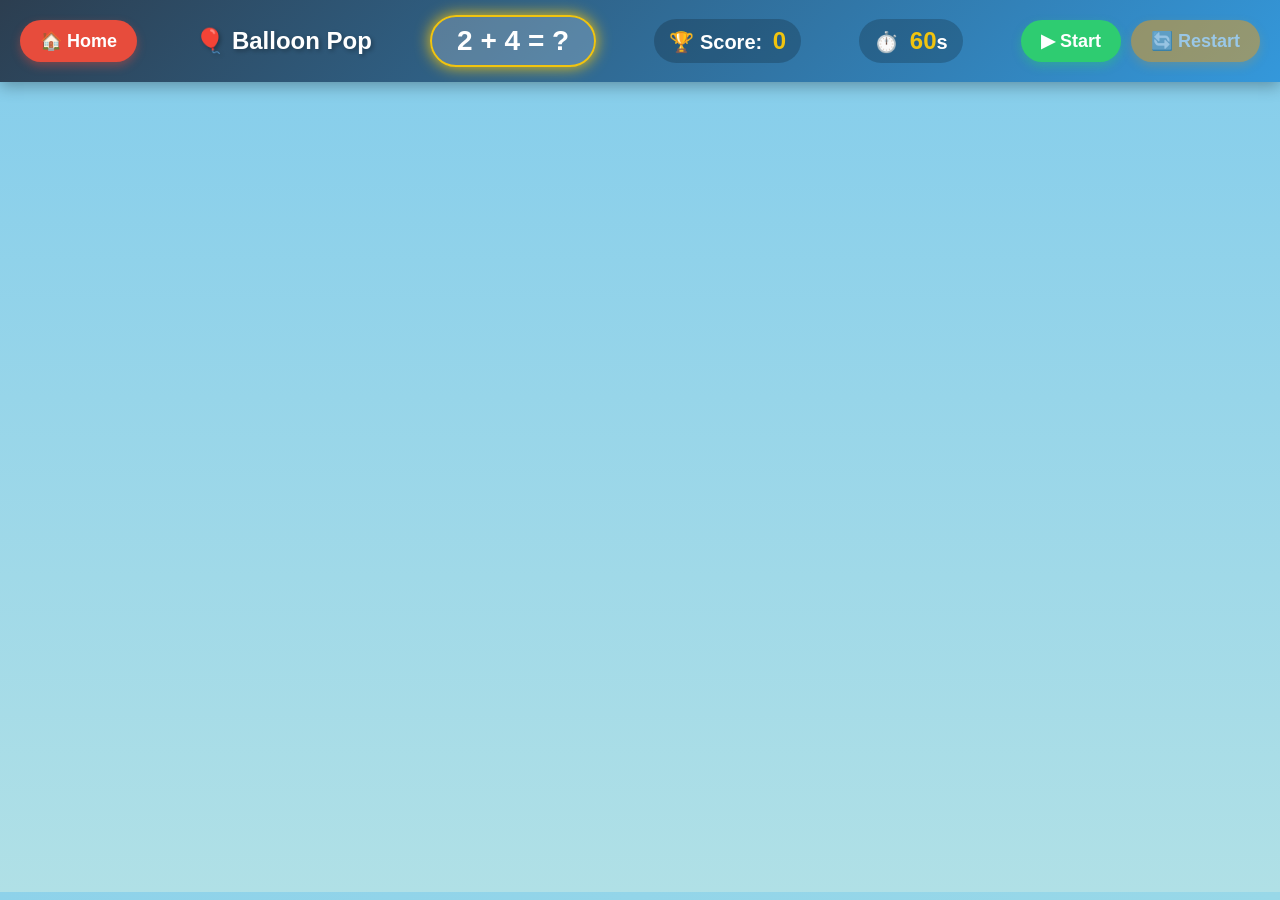
<file: Balloon-pop.html>
<!doctype html>
<html lang="en">
<head>
    <meta charset="UTF-8" />
    <meta name="viewport" content="width=device-width, initial-scale=1.0" />
    <title>Balloon Pop - Math Challenge</title>
    <link rel="stylesheet" href="balloon-pop.css" />
</head>
<body>
    <!-- Top Navbar -->
    <div class="navbar">
        <div class="nav-left">
            <button class="home-btn" id="homeBtn">🏠 Home</button>
        </div>
        <div class="game-title">🎈 Balloon Pop</div>
        <div class="question-box" id="question">2 + 4 = ?</div>
        <div class="score-box">🏆 Score: <span id="score">0</span></div>
        <div class="timer-box">⏱️ <span id="timer">60</span>s</div>
        <div class="nav-right">
            <button class="start-btn" id="startBtn">▶ Start</button>
            <button class="restart-btn" id="restartBtn" disabled>🔄 Restart</button>
        </div>
    </div>

    <!-- Game Area -->
    <div class="game-area" id="gameArea"></div>

    <!-- Game Over Modal -->
    <div class="game-overlay" id="gameOverlay" style="display: none;">
        <div class="game-over-modal">
            <h2>Time's Up! 🎈</h2>
            <p>Your final score: <span id="finalScore">0</span></p>
            <div class="modal-buttons">
                <button class="modal-btn" id="playAgainBtn">Play Again</button>
                <button class="modal-btn home-modal-btn" id="homeModalBtn">Home</button>
            </div>
        </div>
    </div>

    <script src="balloon-pop.js"></script>
</body>
</html>
</file>
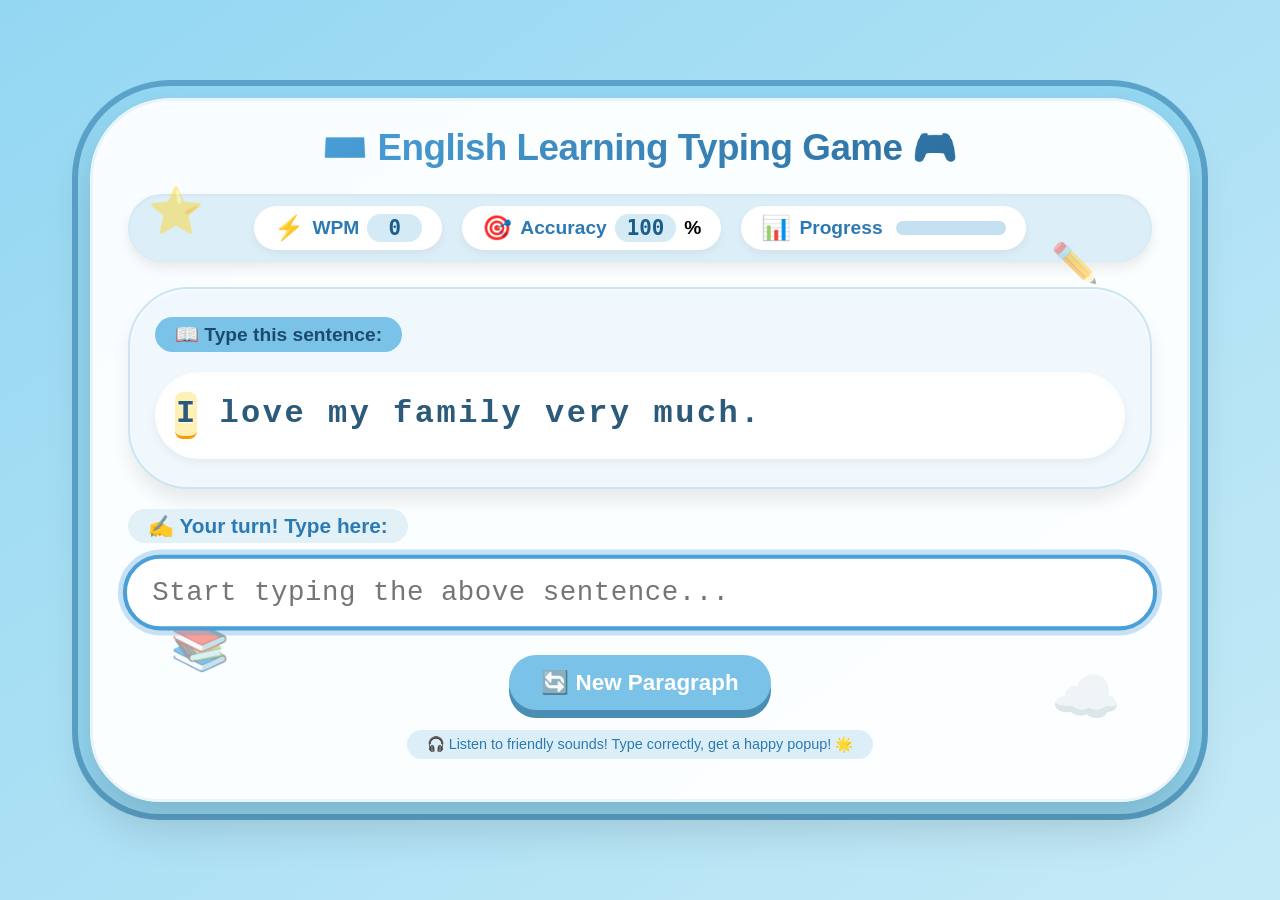
<file: english.html>
<!DOCTYPE html>
<html lang="en">
<head>
  <meta charset="UTF-8">
  <meta name="viewport" content="width=device-width, initial-scale=1.0, user-scalable=yes">
  <title>✨ English Learning Typing Game ✨ | Kids Typing Practice</title>
  <link rel="stylesheet" href="english.css">
  <!-- Preload success/error sounds (silent web audio context will be created on user interaction) -->
</head>
<body>
  <div class="game-container">
    <!-- Decorative floating elements (clouds/stars) -->
    <div class="deco deco-1">⭐</div>
    <div class="deco deco-2">☁️</div>
    <div class="deco deco-3">✏️</div>
    <div class="deco deco-4">📚</div>

    <!-- Header / Title -->
    <header class="game-header">
      <h1>⌨️ English Learning Typing Game 🎮</h1>
      <div class="stats-bar">
        <div class="stat-card">
          <span class="stat-icon">⚡</span>
          <span class="stat-label">WPM</span>
          <span id="wpmValue" class="stat-value">0</span>
        </div>
        <div class="stat-card">
          <span class="stat-icon">🎯</span>
          <span class="stat-label">Accuracy</span>
          <span id="accuracyValue" class="stat-value">100</span>
          <span>%</span>
        </div>
        <div class="stat-card progress-card">
          <span class="stat-icon">📊</span>
          <span class="stat-label">Progress</span>
          <div class="progress-bar-bg">
            <div id="progressFill" class="progress-fill"></div>
          </div>
        </div>
      </div>
    </header>

    <!-- Main Paragraph Display -->
    <div class="paragraph-card">
      <div class="paragraph-label">📖 Type this sentence:</div>
      <div id="targetParagraph" class="target-paragraph">My name is Sara. I like to play.</div>
    </div>

    <!-- Typing Input Area -->
    <div class="typing-area">
      <label for="typingInput" class="input-label">✍️ Your turn! Type here:</label>
      <input type="text" id="typingInput" class="typing-input" placeholder="Start typing the above sentence..." autocomplete="off" autofocus>
      <!-- <div class="hint-message">✨ Green = correct  |  ❌ Red = wrong letter (fix it!)</div> -->
    </div>

    <!-- Restart Button & New Paragraph -->
    <div class="action-buttons">
      <button id="restartBtn" class="btn restart-btn">🔄 New Paragraph</button>
    </div>

    <footer class="game-footer">
      <p>🎧 Listen to friendly sounds! Type correctly, get a happy popup! 🌟</p>
    </footer>
  </div>

  <!-- Success Popup Modal (hidden by default) -->
  <div id="successPopup" class="popup-overlay">
    <div class="popup-card">
      <div class="popup-emoji">🎉🌟🎈</div>
      <h2 id="popupMessage" class="popup-message">Great Job! 🎉</h2>
      <p>You typed perfectly! Keep going!</p>
      <button id="closePopupBtn" class="popup-btn">Next Paragraph 🚀</button>
    </div>
  </div>

  <script src="english.js"></script>
</body>
</html>
</file>
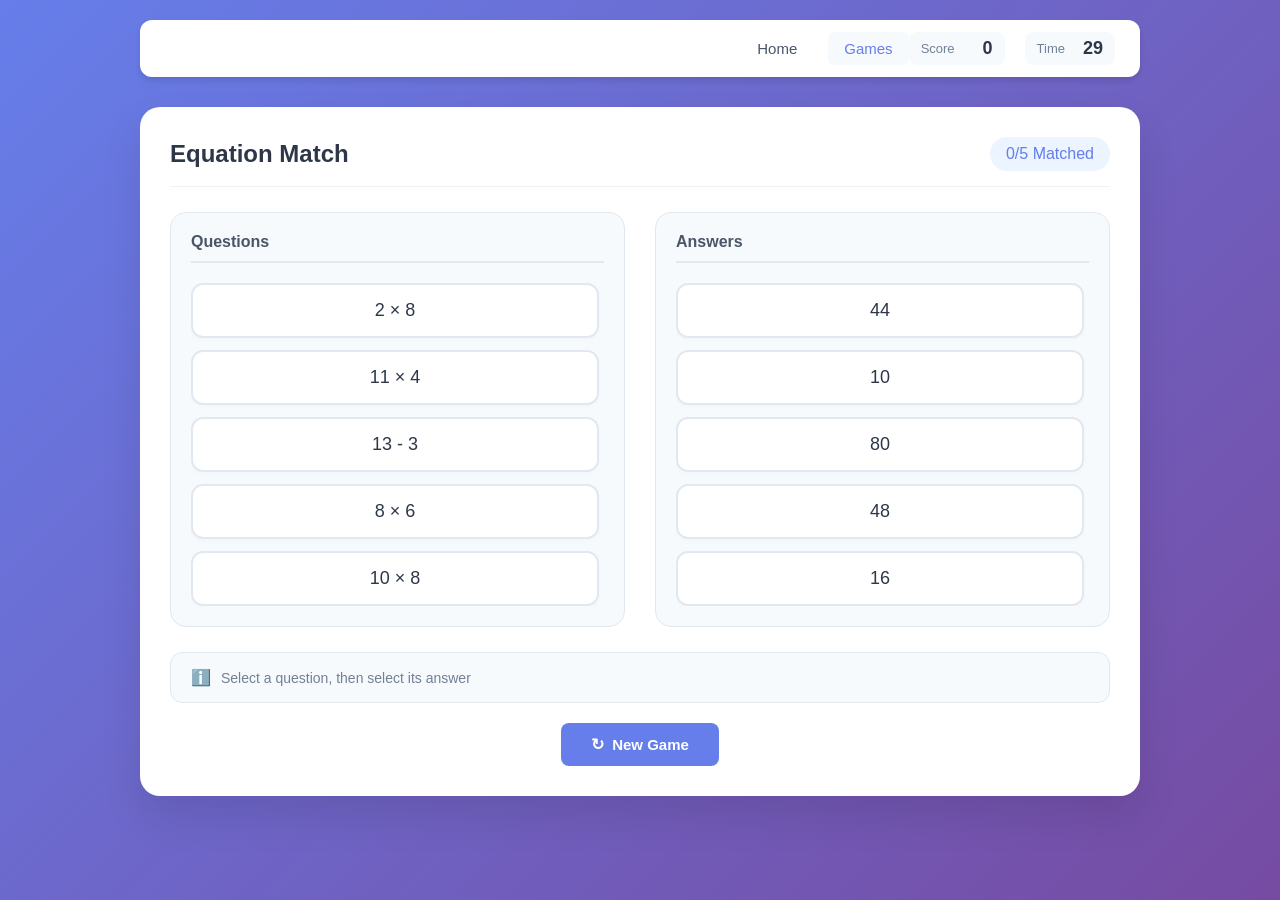
<file: equation-match.html>
<!DOCTYPE html>
<html lang="en">
<head>
  <meta charset="UTF-8" />
  <meta name="viewport" content="width=device-width, initial-scale=1.0" />
  <title>Equation Match | Little Legends</title>
  <link rel="stylesheet" href="equation-match.css" />
</head>
<body>
  <!-- Navigation Bar -->
  <header class="navbar">
    <nav class="nav-container">
      <div class="mobile-menu-toggle">
        <span class="bar"></span>
        <span class="bar"></span>
        <span class="bar"></span>
      </div>

      <ul class="nav-links">
        <li><a href="index.html">Home</a></li>
        <li><a href="#" class="active">Games</a></li>
      </ul>

      <div class="nav-stats">
        <div class="nav-stat">
          <span class="nav-stat-label">Score</span>
          <span class="nav-stat-value" id="score">0</span>
        </div>
        <div class="nav-stat">
          <span class="nav-stat-label">Time</span>
          <span class="nav-stat-value" id="time">60</span>
        </div>
      </div>
    </nav>
  </header>

  <div class="game-container">
    <!-- Game Header -->
    <div class="game-header">
      <h1 class="game-title">Equation Match</h1>
      <div class="progress-info">
        <span id="matchedCount">0</span>/<span id="totalCount">5</span> Matched
      </div>
    </div>

    <!-- Game Board -->
    <div class="game-board">
      <!-- Left Side - Questions -->
      <div class="questions-panel">
        <h2 class="panel-title">Questions</h2>
        <div class="questions-list" id="questionsList">
          <!-- Questions will be dynamically inserted -->
        </div>
      </div>

      <!-- Right Side - Answers -->
      <div class="answers-panel">
        <h2 class="panel-title">Answers</h2>
        <div class="answers-list" id="answersList">
          <!-- Answers will be dynamically inserted -->
        </div>
      </div>
    </div>

    <!-- Hint Section -->
    <div class="hint-section" id="hint">
      <span class="hint-icon">ℹ️</span>
      <span class="hint-text" id="hintText">Select a question, then select its answer</span>
    </div>

    <!-- Controls -->
    <div class="controls">
      <button id="restartBtn" class="btn btn-primary">
        <span class="btn-icon">↻</span>
        New Game
      </button>
    </div>
  </div>

  <!-- Win Popup -->
  <div id="winPopup" class="popup-overlay">
    <div class="popup-content">
      <div class="popup-header">
        <span class="popup-icon">✓</span>
        <h2 class="popup-title">Completed!</h2>
      </div>
      
      <p class="popup-message">Congratulations! You completed the game successfully.</p>
      
      <div class="popup-score">
        <span class="score-label">Final Score</span>
        <span class="score-value" id="finalScore">0</span>
      </div>

      <div class="popup-actions">
        <button id="playAgainBtn" class="popup-btn popup-btn-primary">Play Again</button>
        <button id="homeBtn" class="popup-btn popup-btn-secondary">Home</button>
      </div>
    </div>
  </div>

  <!-- Time End Popup -->
  <div id="timeEndPopup" class="popup-overlay">
    <div class="popup-content">
      <div class="popup-header">
        <span class="popup-icon time-icon">⏰</span>
        <h2 class="popup-title">Time's Up!</h2>
      </div>
      
      <p class="popup-message">The timer has expired. Would you like to try again?</p>
      
      <div class="popup-score">
        <span class="score-label">Your Score</span>
        <span class="score-value" id="timeEndScore">0</span>
      </div>

      <div class="popup-actions">
        <button id="timeEndPlayAgainBtn" class="popup-btn popup-btn-primary">Play Again</button>
        <button id="timeEndHomeBtn" class="popup-btn popup-btn-secondary">Home</button>
      </div>
    </div>
  </div>

  <script src="equation-match.js"></script>
</body>
</html>
</file>
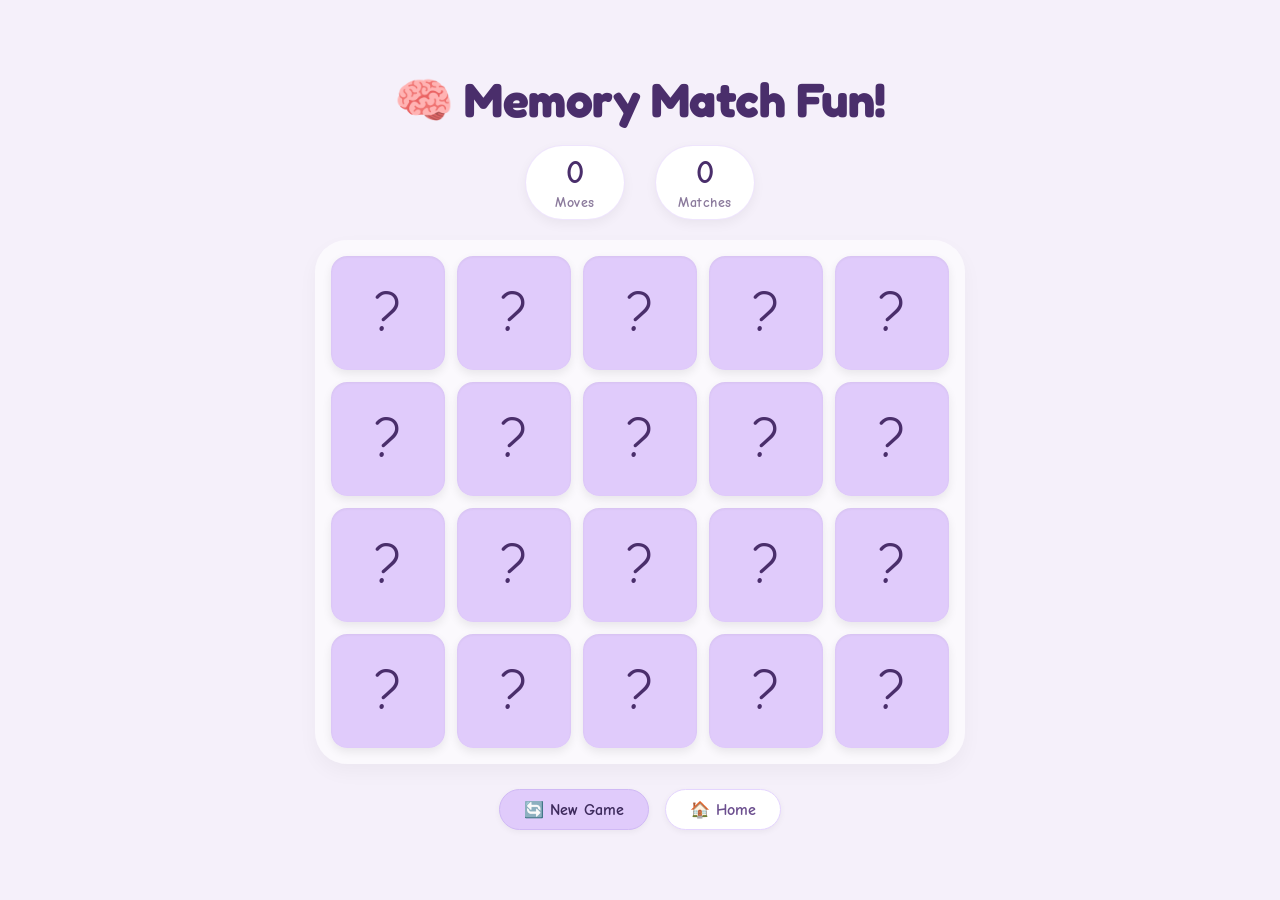
<file: memory-match.html>
<!DOCTYPE html>
<html lang="en">
<head>
    <meta charset="UTF-8">
    <meta name="viewport" content="width=device-width, initial-scale=1.0">
    <title>Memory Match Fun 🧠✨</title>
    <link rel="stylesheet" href="memory-match.css">
    <link href="https://fonts.googleapis.com/css2?family=Fredoka+One:wght@400&family=Comic+Neue:wght@400;700&display=swap" rel="stylesheet">
</head>
<body>
    <div class="game-container">
        <!-- Header -->
        <header class="game-header">
            <h1 class="game-title">🧠 Memory Match Fun!</h1>
            <div class="stats">
                <div class="stat">
                    <span class="stat-number" id="moves">0</span>
                    <span class="stat-label">Moves</span>
                </div>
                <div class="stat">
                    <span class="stat-number" id="matches">0</span>
                    <span class="stat-label">Matches</span>
                </div>
            </div>
        </header>

        <!-- Game Board -->
        <main class="game-board" id="gameBoard">
            <!-- Cards will be generated by JavaScript -->
        </main>

        <!-- Controls -->
        <div class="game-controls">
            <button class="btn btn-primary" id="restartBtn">🔄 New Game</button>
            <button class="btn btn-secondary" id="homeBtn">🏠 Home</button>
        </div>
    </div>

    <!-- Win Modal -->
    <div class="modal" id="winModal">
        <div class="modal-content">
            <div class="modal-header">
                <h2>🎉 You Win!</h2>
            </div>
            <p class="modal-message">
                Great job! Your memory is amazing! 🧠✨
            </p>
            <div class="modal-stats">
                <div><span id="finalMoves">0</span> moves</div>
                <div><span id="finalMatches">0</span> matches</div>
            </div>
            <button class="btn btn-large btn-primary" id="playAgainBtn">Play Again 🎮</button>
        </div>
    </div>

    <script src="memory-match.js"></script>
</body>
</html>
</file>
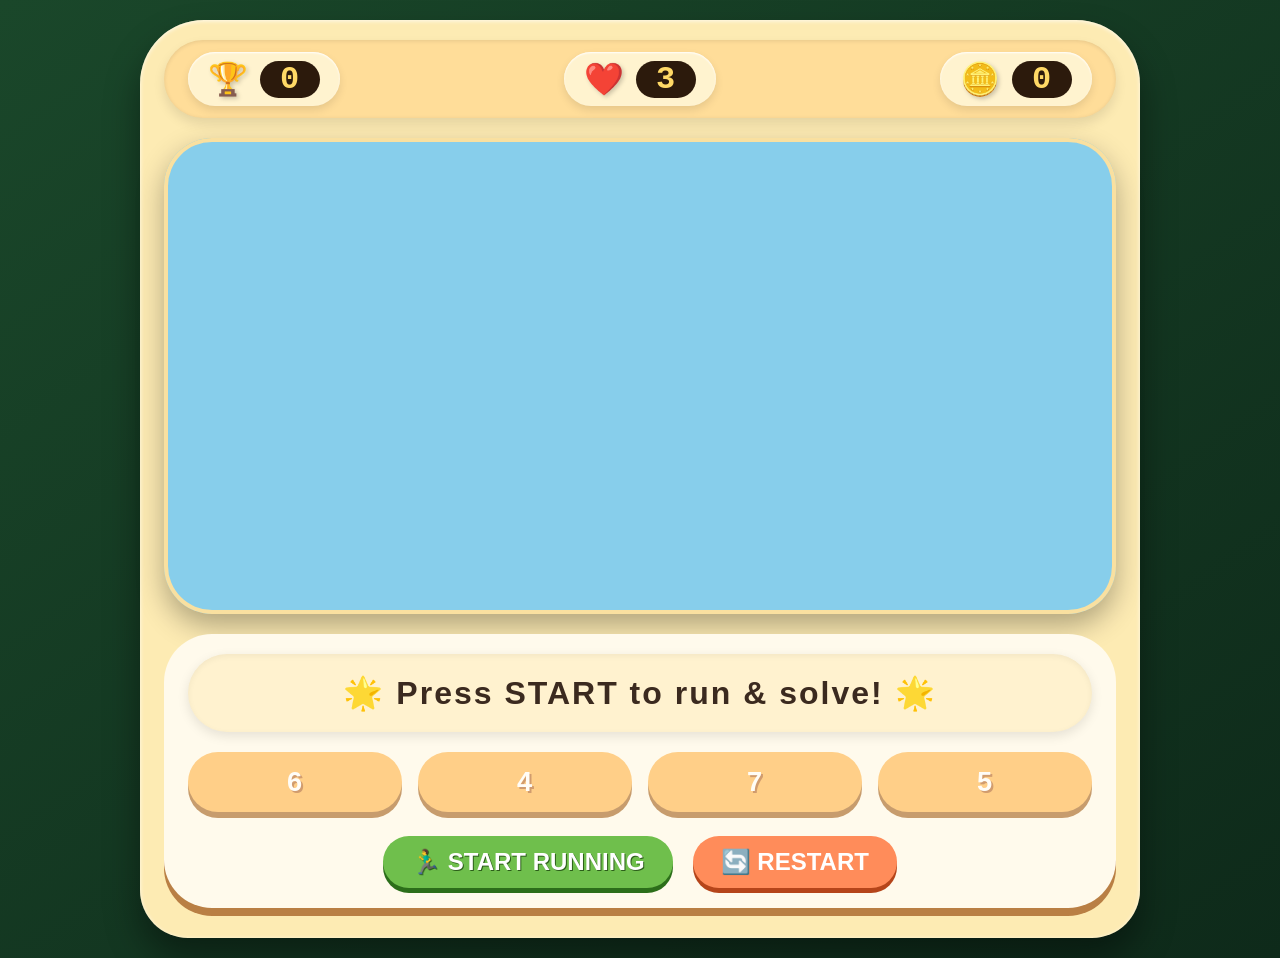
<file: runner.html>
<!DOCTYPE html>
<html lang="en">
<head>
    <meta charset="UTF-8">
    <meta name="viewport" content="width=device-width, initial-scale=1.0, user-scalable=no">
    <title>Math Runner | Endless Educational Game</title>
    <link rel="stylesheet" href="runner.css">
</head>
<body>
    <!-- Game Container -->
    <div class="game-container">
        <!-- Top Bar: Score, Lives, Coins -->
        <div class="top-bar">
            <div class="stat">
                <span class="stat-icon">🏆</span>
                <span id="scoreValue">0</span>
            </div>
            <div class="stat lives">
                <span class="stat-icon">❤️</span>
                <span id="livesValue">3</span>
            </div>
            <div class="stat">
                <span class="stat-icon">🪙</span>
                <span id="coinsValue">0</span>
            </div>
        </div>

        <!-- Canvas Runner Area -->
        <canvas id="gameCanvas" width="800" height="400"></canvas>

        <!-- Bottom Panel: Question & MCQ -->
        <div class="quiz-panel">
            <div class="question-box" id="questionText">Click START to begin!</div>
            <div class="options-grid" id="optionsContainer">
                <button class="opt-btn" disabled>?</button>
                <button class="opt-btn" disabled>?</button>
                <button class="opt-btn" disabled>?</button>
                <button class="opt-btn" disabled>?</button>
            </div>
            <div class="game-controls">
                <button id="startBtn" class="action-btn start-btn">🏃‍♂️ START RUNNING</button>
                <button id="restartBtn" class="action-btn restart-btn">🔄 RESTART</button>
            </div>
        </div>

        <!-- Feedback overlay (animations) -->
        <div id="feedbackToast" class="feedback-toast">+10</div>
        <div id="speedEffect" class="speed-effect"></div>
    </div>

    <script src="runner.js"></script>
</body>
</html>
</file>
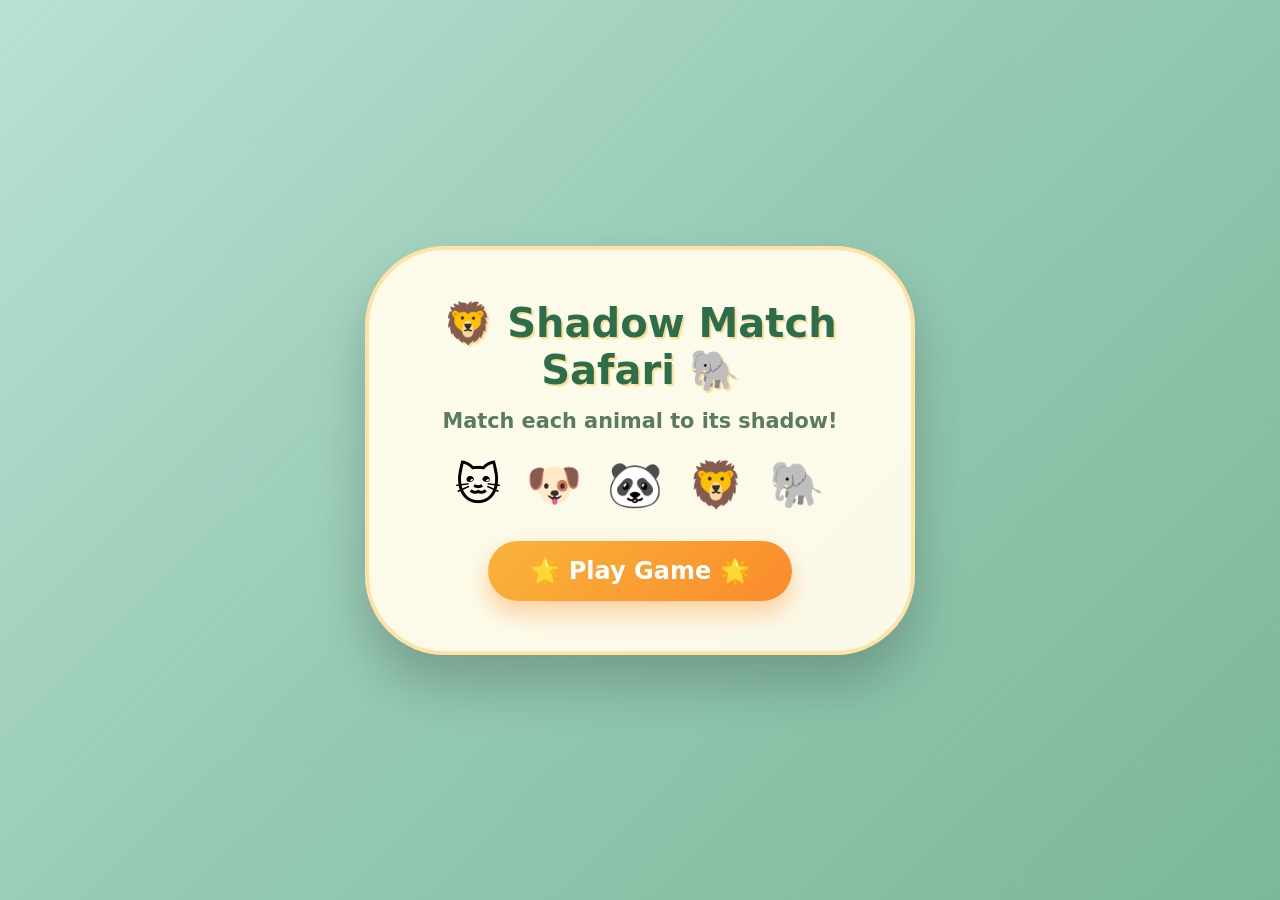
<file: Shadow-match.html>
<!DOCTYPE html>
<html lang="en">
<head>
  <meta charset="UTF-8">
  <meta name="viewport" content="width=device-width, initial-scale=1.0, user-scalable=no">
  <title>Shadow Match Safari | Kids Drag & Drop Game</title>
  <link rel="stylesheet" href="shadow-match.css">
</head>
<body>
  <div class="game-container" id="gameContainer">
    <!-- START SCREEN -->
    <div class="screen start-screen" id="startScreen">
      <div class="start-card">
        <h1>🦁 Shadow Match Safari 🐘</h1>
        <p>Match each animal to its shadow!</p>
        <div class="animal-showcase">
          <span>🐱</span><span>🐶</span><span>🐼</span><span>🦁</span><span>🐘</span>
        </div>
        <button class="play-btn" id="playBtn">🌟 Play Game 🌟</button>
      </div>
    </div>

    <!-- GAME SCREEN -->
    <div class="screen game-screen hidden" id="gameScreen">
      <div class="game-header">
        <h2>🌿 Drag & Match the Shadows 🌿</h2>
        <div class="score-box">
          <span id="matchCounter">0</span> / <span id="totalCounter">10</span> Matched
        </div>
        <button class="restart-btn" id="restartBtn">🔄 New Game</button>
      </div>

      <!-- ANIMALS AREA (Draggable) -->
      <div class="animals-area" id="animalsArea"></div>

      <!-- SHADOWS AREA (Drop Zones) -->
      <div class="shadows-area" id="shadowsArea"></div>

      <!-- WIN OVERLAY -->
      <div class="win-overlay hidden" id="winOverlay">
        <div class="win-card">
          <h2>🎉 You Win! 🎉</h2>
          <div class="confetti-animation">✨🎈✨🎊✨</div>
          <button class="play-again-btn" id="winPlayAgainBtn">Play Again 🌈</button>
        </div>
      </div>
    </div>
  </div>

  <script src="Shadow-match.js"></script>
</body>
</html>
</file>
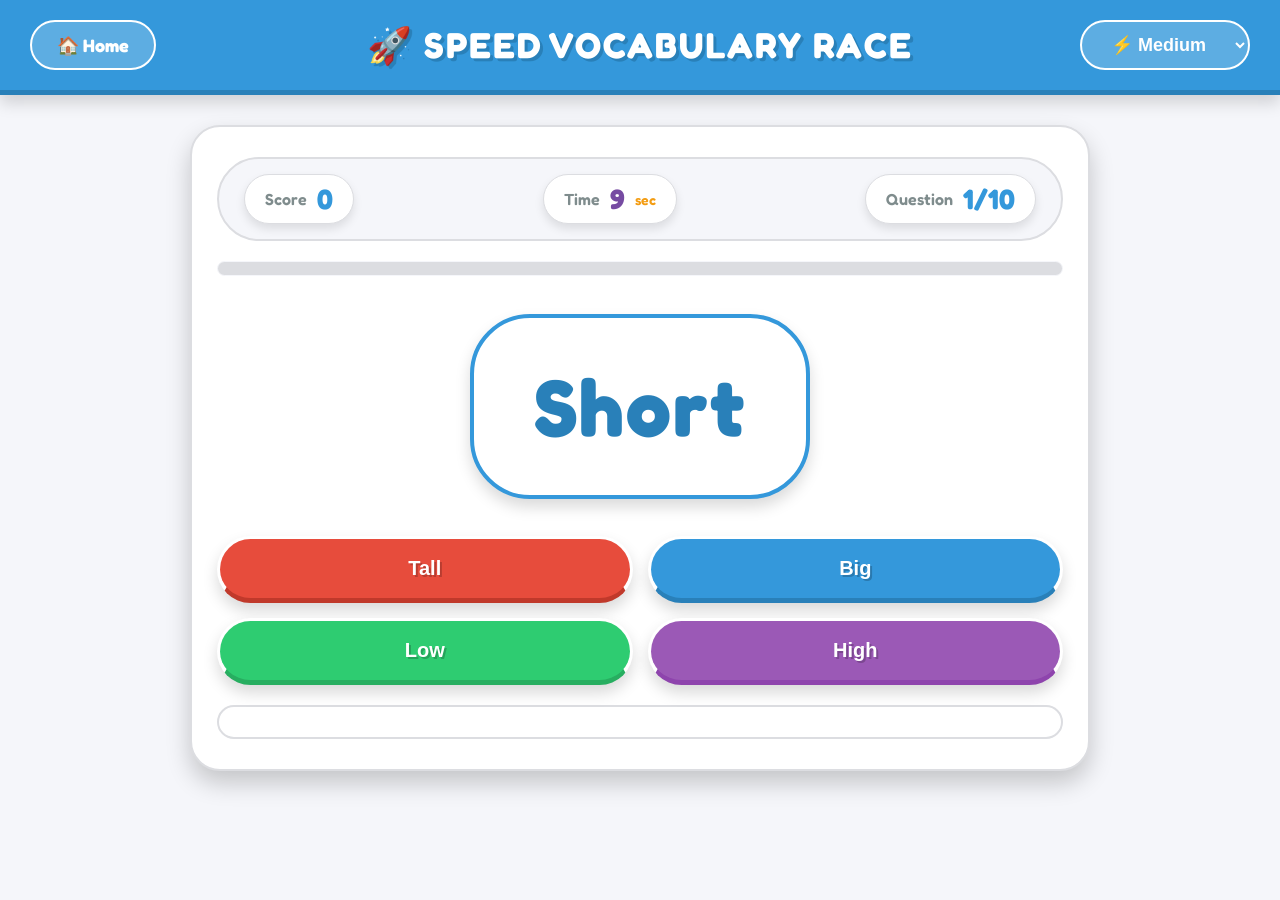
<file: Speed-Vocabulary.html>
<!DOCTYPE html>
<html lang="en">
<head>
  <meta charset="UTF-8" />
  <meta name="viewport" content="width=device-width, initial-scale=1.0, maximum-scale=5.0, user-scalable=yes" />
  <title>Speed Vocabulary Race - Kids Word Game</title>
  <link rel="stylesheet" href="Speed-Vocabulary.css" />
</head>
<body>
  <!-- Header with Home Button -->
  <header class="game-header">
    <a href="index.html" class="home-btn">🏠 Home</a>
    <h1 class="game-title">🚀 SPEED VOCABULARY RACE</h1>
    <div class="difficulty-selector">
      <select id="difficultyLevel" class="difficulty-dropdown">
        <option value="easy">😊 Easy</option>
        <option value="medium" selected>⚡ Medium</option>
        <option value="hard">🔥 Hard</option>
      </select>
    </div>
  </header>

  <!-- Main Game Container -->
  <main class="game-container">
    <!-- Top Stats Bar -->
    <div class="stats-bar">
      <div class="score-box">
        <span class="stats-label">Score</span>
        <span class="stats-value" id="scoreDisplay">0</span>
      </div>
      <div class="timer-box">
        <span class="stats-label">Time</span>
        <span class="stats-value" id="timerDisplay">10</span>
        <span class="timer-unit">sec</span>
      </div>
      <div class="question-box">
        <span class="stats-label">Question</span>
        <span class="stats-value" id="questionCounter">1/10</span>
      </div>
    </div>

    <!-- Progress Bar -->
    <div class="progress-container">
      <div class="progress-bar" id="progressBar"></div>
    </div>

    <!-- Word Display Area -->
    <div class="word-area">
      <div class="word-card" id="wordCard">
        <span class="big-word" id="currentWord">Happy</span>
      </div>
      <div class="rocket-animation" id="rocketAnimation">🚀</div>
    </div>

    <!-- Options Container (4 Buttons) -->
    <div class="options-grid" id="optionsContainer">
      <!-- Buttons will be generated by JavaScript -->
    </div>

    <!-- Message Display (for time up / feedback) -->
    <div class="message-banner" id="messageBanner"></div>
  </main>

  <!-- Result Modal -->
  <div class="modal-overlay" id="resultModal">
    <div class="modal-content">
      <h2 class="modal-title">🏁 Race Complete! 🏁</h2>
      <div class="modal-stats">
        <div class="modal-stat-item">
          <span class="modal-stat-label">Final Score</span>
          <span class="modal-stat-value" id="finalScore">0</span>
        </div>
        <div class="modal-stat-item">
          <span class="modal-stat-label">Percentage</span>
          <span class="modal-stat-value" id="finalPercentage">0%</span>
        </div>
      </div>
      <div class="modal-buttons">
        <button class="modal-btn play-again" id="playAgainBtn">🔄 Play Again</button>
        <button class="modal-btn home-btn" id="homeBtn">🏠 Home</button>
      </div>
    </div>
  </div>

  <!-- Confetti Canvas (hidden by default) -->
  <canvas id="confettiCanvas" class="confetti-canvas"></canvas>

  <script src="Speed-Vocabulary.js"></script>
</body>
</html>
</file>
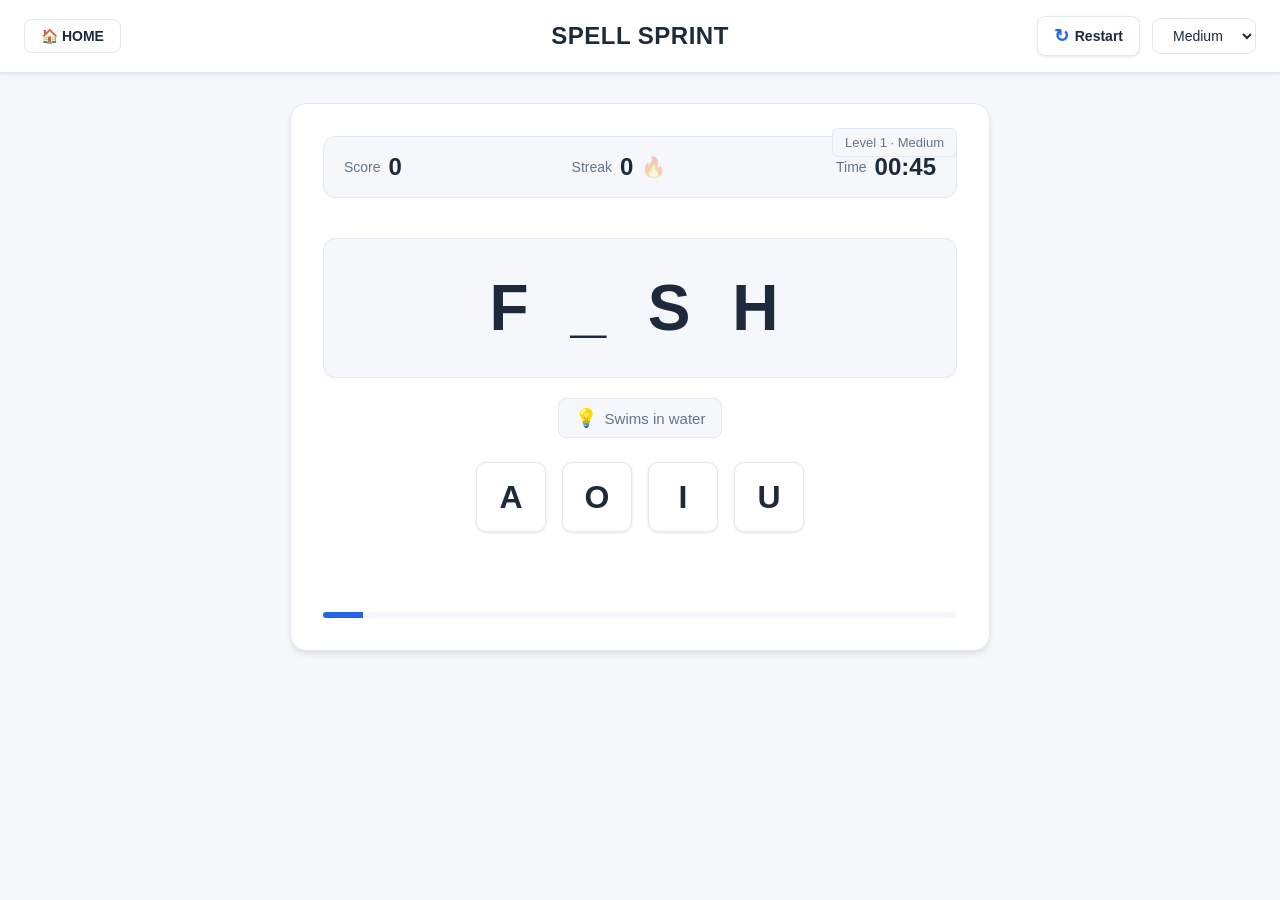
<file: spell-sprint.html>
<!DOCTYPE html>
<html lang="en">
<head>
  <meta charset="UTF-8" />
  <meta name="viewport" content="width=device-width, initial-scale=1.0" />
  <title>Spell Sprint - Complete the Word</title>
  <link rel="stylesheet" href="spell-sprint.css" />
</head>
<body>

  <header class="app-header">
  <a class="home-btn" href="index.html">🏠 HOME</a>
  <h1 class="app-title">SPELL SPRINT</h1>
  <div class="header-controls">
    <button class="restart-btn" id="headerRestartBtn" title="Restart Game">
      <span class="restart-icon">↻</span>
      <span class="restart-text">Restart</span>
    </button>
    <div class="difficulty-selector">
      <select id="difficultySelect" class="difficulty-dropdown">
        <option value="easy">Easy</option>
        <option value="medium" selected>Medium</option>
        <option value="hard">Hard</option>
      </select>
    </div>
  </div>
</header>

  <!-- Main Game Container -->
  <main class="game-container">

    <!-- Stats Bar - Clean, no gradients -->
    <div class="stats-bar">
      <div class="stat-item">
        <span class="stat-label">Score</span>
        <span class="stat-value" id="score">0</span>
      </div>
      
      <div class="stat-item">
        <span class="stat-label">Streak</span>
        <span class="stat-value" id="streak">0</span>
        <span class="fire-emoji" id="fireEmoji">🔥</span>
      </div>
      
      <div class="stat-item">
        <span class="stat-label">Time</span>
        <span class="stat-value" id="timer">00:30</span>
      </div>
    </div>

    <!-- Level Badge - Clean design -->
    <div class="level-badge" id="levelBadge">Level 1 · Medium</div>

    <!-- Word Container -->
    <div class="word-container">
      <div class="incomplete-word" id="incompleteWord">C _ T</div>
    </div>

    <!-- Hint Container -->
    <div class="hint-container">
      <span class="hint-icon">💡</span>
      <span class="hint-text" id="hintText">A furry pet that meows</span>
    </div>

    <!-- Options Container (Letters) -->
    <div class="options-container" id="optionsContainer">
      <!-- Letter buttons will be generated here -->
    </div>

    <!-- Message Display -->
    <div class="message-display" id="messageDisplay"></div>

    <!-- Progress Bar - Clean solid color -->
    <div class="progress-container">
      <div class="progress-bar" id="progressBar"></div>
    </div>

    <!-- Game Over Modal - Professional style -->
    <div class="modal-overlay" id="gameOverModal">
      <div class="modal-content">
        <h2>Game Over</h2>
        <div class="modal-stats">
          <div class="modal-stat">
            <span class="modal-stat-label">Final Score</span>
            <span class="modal-stat-value" id="finalScore">0</span>
          </div>
          <div class="modal-stat">
            <span class="modal-stat-label">Best Streak</span>
            <span class="modal-stat-value" id="finalStreak">0</span>
          </div>
          <div class="modal-stat">
            <span class="modal-stat-label">Words</span>
            <span class="modal-stat-value" id="finalWords">0</span>
          </div>
        </div>
        <div class="modal-buttons">
          <button class="modal-btn primary" id="playAgainBtn">Play Again</button>
          <button class="modal-btn secondary" onclick="window.location.href='index.html'">Home</button>
        </div>
      </div>
    </div>

    <!-- Level Complete Modal - Professional style -->
    <div class="modal-overlay" id="levelCompleteModal">
      <div class="modal-content">
        <h2>Level Complete</h2>
        <p class="modal-message">Great job! Ready for the next level?</p>
        <div class="modal-buttons">
          <button class="modal-btn primary" id="continueBtn">Continue</button>
        </div>
      </div>
    </div>

  </main>

  <script src="spell-sprint.js"></script>
</body>
</html>
</file>
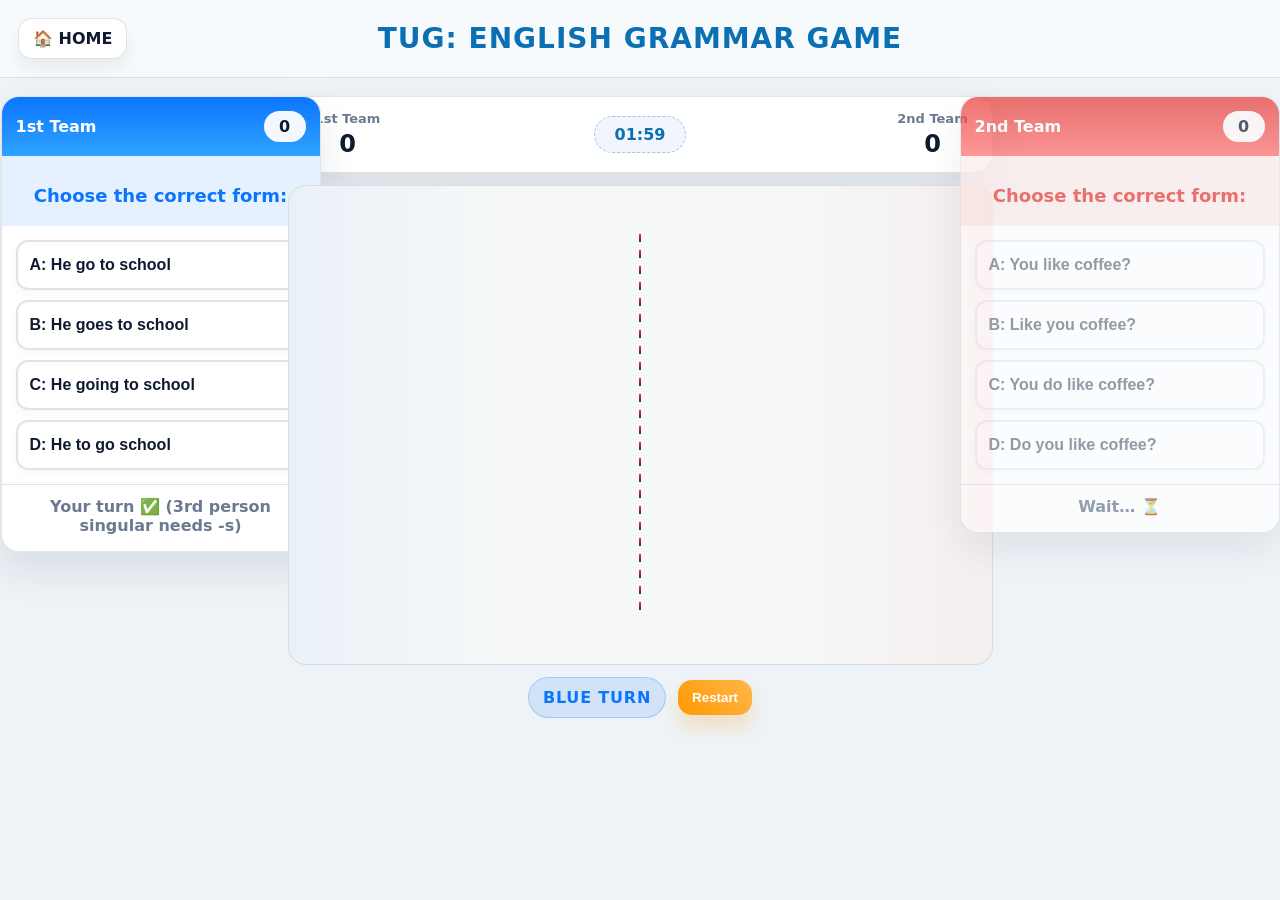
<file: tug-english.html>
<!DOCTYPE html>
<html lang="en">
<head>
  <meta charset="UTF-8" />
  <meta name="viewport" content="width=device-width, initial-scale=1.0" />
  <title>TUG: ENGLISH GRAMMAR GAME</title>
  <link rel="stylesheet" href="tug-of-war.css">
  <link rel="stylesheet" href="tug-english.css" />
</head>
<body>

  <!-- Top Header -->
  <header class="app-header">
    <a class="home-btn" href="index.html">🏠 HOME</a>
    <h1 class="app-title">TUG: ENGLISH GRAMMAR GAME</h1>
  </header>

  <!-- Main Layout -->
  <main class="layout">

    <!-- LEFT: Team 1 (Blue) -->
    <section class="team-panel blue" id="teamBlue">
      <div class="panel-top">
        <div class="team-name">1st Team</div>
        <div class="team-score"><span id="blueScore">0</span></div>
      </div>

      <div class="question" id="blueQuestion">Which tense is used in: 'I am reading'?</div>

      <!-- Multiple Choice Options -->
      <div class="options-container" id="blueOptions">
        <button class="option-btn" data-option="A">A: Past Simple</button>
        <button class="option-btn" data-option="B">B: Future Simple</button>
        <button class="option-btn" data-option="C">C: Present Simple</button>
        <button class="option-btn" data-option="D">D: Present Continuous</button>
      </div>

      <div class="hint" id="blueHint">Your turn ✅</div>
    </section>

    <!-- CENTER: Video Box -->
    <section class="center-panel">
      <div class="center-top">
        <div class="mini-score">
          <div class="mini-label">1st Team</div>
          <div class="mini-value" id="miniBlue">0</div>
        </div>

        <div class="timer" id="timer">00:00</div>

        <div class="mini-score">
          <div class="mini-label">2nd Team</div>
          <div class="mini-value" id="miniRed">0</div>
        </div>
      </div>

      <div class="video-container" id="videoContainer">
        <div class="dashed-line"></div>
        <video id="tugVideo" class="tug-video" loop muted playsinline>
          <source src="main.mp4" type="video/mp4">
          Your browser does not support the video tag.
        </video>
        <div class="video-overlay" id="videoOverlay"></div>
      </div>

      <div class="center-bottom">
        <div class="turn-pill" id="turnPill">BLUE TURN</div>
        <button class="restart" id="restartBtn">Restart</button>
      </div>
    </section>

    <!-- RIGHT: Team 2 (Red) -->
    <section class="team-panel red" id="teamRed">
      <div class="panel-top">
        <div class="team-name">2nd Team</div>
        <div class="team-score"><span id="redScore">0</span></div>
      </div>

      <div class="question" id="redQuestion">Choose the correct form:</div>

      <!-- Multiple Choice Options -->
      <div class="options-container" id="redOptions">
        <button class="option-btn" data-option="A">A: You like coffee?</button>
        <button class="option-btn" data-option="B">B: Like you coffee?</button>
        <button class="option-btn" data-option="C">C: You do like coffee?</button>
        <button class="option-btn" data-option="D">D: Do you like coffee?</button>
      </div>

      <div class="hint" id="redHint">Wait… ⏳</div>
    </section>
    
    <!-- Draw Popup -->
    <div class="draw-popup" id="drawPopup">
      <div class="draw-popup-content">
        <h2>🎉 WELL PLAYED! 🎉</h2>
        <p>It's a draw! Both teams showed great grammar skills!</p>
        <button class="draw-popup-close" id="closeDrawPopup">Continue</button>
      </div>
    </div>

  </main>

  <script src="tug-english.js"></script>
</body>
</html>
</file>
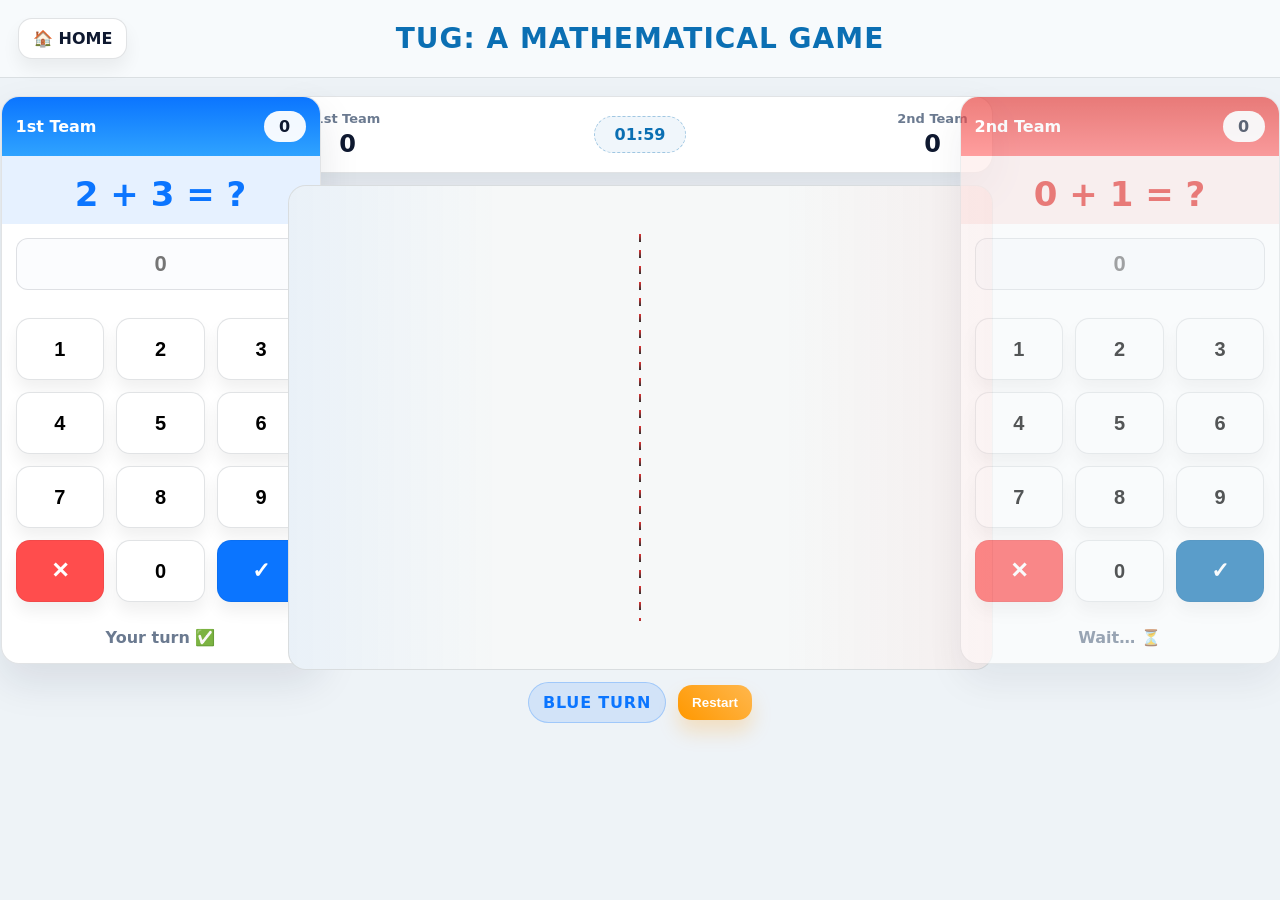
<file: tug-of-war.html>
<!DOCTYPE html>
<html lang="en">
<head>
  <meta charset="UTF-8" />
  <meta name="viewport" content="width=device-width, initial-scale=1.0" />
  <title>TUG: A MATHEMATICAL GAME</title>
  <link rel="stylesheet" href="tug-of-war.css" />
</head>
<body>

  <!-- Top Header (like reference UI) -->
  <header class="app-header">
    <a class="home-btn" href="index.html">🏠 HOME</a>
    <h1 class="app-title">TUG: A MATHEMATICAL GAME</h1>
  </header>

  <!-- Main Layout -->
  <main class="layout">

    <!-- LEFT: Team 1 (Blue) -->
    <section class="team-panel blue" id="teamBlue">
      <div class="panel-top">
        <div class="team-name">1st Team</div>
        <div class="team-score"><span id="blueScore">0</span></div>
      </div>

      <div class="question" id="blueQuestion">7 + 4 = ?</div>

      <div class="display-wrap">
        <input id="blueDisplay" class="display" type="text" value="" placeholder="0" readonly />
      </div>

      <div class="keypad" id="bluePad">
        <!-- digits -->
        <button class="key" data-digit="1">1</button>
        <button class="key" data-digit="2">2</button>
        <button class="key" data-digit="3">3</button>
        <button class="key" data-digit="4">4</button>
        <button class="key" data-digit="5">5</button>
        <button class="key" data-digit="6">6</button>
        <button class="key" data-digit="7">7</button>
        <button class="key" data-digit="8">8</button>
        <button class="key" data-digit="9">9</button>

        <!-- actions -->
        <button class="key action danger" data-action="clear">✕</button>
        <button class="key" data-digit="0">0</button>
        <button class="key action ok" data-action="submit">✓</button>
      </div>

      <div class="hint" id="blueHint">Your turn ✅</div>
    </section>

    <!-- CENTER: Video Box -->
    <section class="center-panel">
      <div class="center-top">
        <div class="mini-score">
          <div class="mini-label">1st Team</div>
          <div class="mini-value" id="miniBlue">0</div>
        </div>

        <div class="timer" id="timer">00:00</div>

        <div class="mini-score">
          <div class="mini-label">2nd Team</div>
          <div class="mini-value" id="miniRed">0</div>
        </div>
      </div>

      <div class="video-container" id="videoContainer">
        <div class="dashed-line"></div>
        <video id="tugVideo" class="tug-video" loop muted playsinline>
          <source src="main.mp4" type="video/mp4">
          Your browser does not support the video tag.
        </video>
        <div class="video-overlay" id="videoOverlay"></div>
      </div>

      <div class="center-bottom">
        <div class="turn-pill" id="turnPill">BLUE TURN</div>
        <button class="restart" id="restartBtn">Restart</button>
      </div>
    </section>

    <!-- RIGHT: Team 2 (Red) -->
    <section class="team-panel red" id="teamRed">
      <div class="panel-top">
        <div class="team-name">2nd Team</div>
        <div class="team-score"><span id="redScore">0</span></div>
      </div>

      <div class="question" id="redQuestion">9 + 6 = ?</div>

      <div class="display-wrap">
        <input id="redDisplay" class="display" type="text" value="" placeholder="0" readonly />
      </div>

      <div class="keypad" id="redPad">
        <!-- digits -->
        <button class="key" data-digit="1">1</button>
        <button class="key" data-digit="2">2</button>
        <button class="key" data-digit="3">3</button>
        <button class="key" data-digit="4">4</button>
        <button class="key" data-digit="5">5</button>
        <button class="key" data-digit="6">6</button>
        <button class="key" data-digit="7">7</button>
        <button class="key" data-digit="8">8</button>
        <button class="key" data-digit="9">9</button>

        <!-- actions -->
        <button class="key action danger" data-action="clear">✕</button>
        <button class="key" data-digit="0">0</button>
        <button class="key action ok" data-action="submit">✓</button>
      </div>

      <div class="hint" id="redHint">Wait… ⏳</div>
    </section>
    <!-- Draw Popup -->
    <div class="draw-popup" id="drawPopup">
      <div class="draw-popup-content">
        <h2>🎉 WELL PLAYED! 🎉</h2>
        <p>It's a draw! Both teams showed great skill!</p>
        <button class="draw-popup-close" id="closeDrawPopup">Continue</button>
      </div>
    </div>

  </main>

  <script src="tug-of-war.js"></script>
</body>
</html>
</file>
<file: balloon-pop.css>
* {
    margin: 0;
    padding: 0;
    box-sizing: border-box;
}

body {
    font-family: 'Arial', sans-serif;
    background: linear-gradient(135deg, #87CEEB 0%, #98D8E8 100%);
    height: 100vh;
    overflow: hidden;
}

/* Navbar */
.navbar {
    position: sticky;
    top: 0;
    display: flex;
    align-items: center;
    justify-content: space-between;
    padding: 15px 20px;
    background: linear-gradient(135deg, #2c3e50, #3498db);
    color: white;
    box-shadow: 0 4px 15px rgba(0,0,0,0.3);
    z-index: 100;
    flex-wrap: wrap;
    gap: 10px;
}

.nav-left, .nav-right {
    display: flex;
    gap: 10px;
    align-items: center;
}

.game-title {
    font-size: 24px;
    font-weight: bold;
    text-shadow: 2px 2px 4px rgba(0,0,0,0.3);
}

.question-box {
    font-size: 28px;
    font-weight: 800;
    background: rgba(255,255,255,0.2);
    padding: 8px 25px;
    border-radius: 40px;
    border: 2px solid #f1c40f;
    box-shadow: 0 0 15px #f1c40f;
}

.score-box, .timer-box {
    font-size: 20px;
    font-weight: 600;
    padding: 8px 15px;
    background: rgba(0,0,0,0.2);
    border-radius: 30px;
}

.score-box span, .timer-box span {
    color: #f1c40f;
    font-size: 24px;
    font-weight: 800;
    margin-left: 5px;
}

.home-btn, .start-btn, .restart-btn {
    padding: 10px 20px;
    font-size: 18px;
    font-weight: bold;
    border: none;
    border-radius: 50px;
    cursor: pointer;
    transition: transform 0.2s, box-shadow 0.2s;
}

.home-btn {
    background: #e74c3c;
    color: white;
    box-shadow: 0 4px 10px rgba(231, 76, 60, 0.4);
}

.home-btn:hover {
    transform: translateY(-2px);
    box-shadow: 0 6px 15px rgba(231, 76, 60, 0.6);
}

.start-btn {
    background: #2ecc71;
    color: white;
    box-shadow: 0 4px 10px rgba(46, 204, 113, 0.4);
}

.start-btn:hover:not(:disabled) {
    transform: translateY(-2px);
    box-shadow: 0 6px 15px rgba(46, 204, 113, 0.6);
}

.restart-btn {
    background: #f39c12;
    color: white;
    box-shadow: 0 4px 10px rgba(243, 156, 18, 0.4);
}

.restart-btn:hover:not(:disabled) {
    transform: translateY(-2px);
    box-shadow: 0 6px 15px rgba(243, 156, 18, 0.6);
}

.start-btn:disabled, .restart-btn:disabled {
    opacity: 0.5;
    cursor: not-allowed;
    transform: none;
}

/* Game Area */
.game-area {
    position: relative;
    width: 100%;
    height: calc(100vh - 90px);
    overflow: hidden;
    background: linear-gradient(180deg, #87CEEB 0%, #b0e0e6 100%);
}

/* Balloon Styles */
.balloon {
    position: absolute;
    bottom: 50px;
    cursor: pointer;
    filter: drop-shadow(0 10px 8px rgba(0,0,0,0.2));
    z-index: 10;
    transition: filter 0.2s;
}

.balloon:hover {
    filter: drop-shadow(0 15px 12px rgba(0,0,0,0.3));
}

.balloon-body {
    width: 100px;
    height: 120px;
    border-radius: 50% 50% 50% 50% / 60% 60% 40% 40%;
    position: relative;
    box-shadow: inset -5px -10px 10px rgba(0,0,0,0.2);
}

/* Shine effect */
.balloon-body::before {
    content: '';
    position: absolute;
    top: 15px;
    left: 20px;
    width: 25px;
    height: 35px;
    background: radial-gradient(circle at 30% 30%, rgba(255,255,255,0.9) 5%, rgba(255,255,255,0.3) 50%, transparent 80%);
    border-radius: 50%;
    transform: rotate(-15deg);
    z-index: 2;
}

.balloon-body::after {
    content: '';
    position: absolute;
    bottom: 0;
    left: 50%;
    transform: translateX(-50%);
    width: 2px;
    height: 40px;
    background: linear-gradient(90deg, #8B4513, #A0522D, #8B4513);
    box-shadow: 0 2px 4px rgba(0,0,0,0.2);
}

.balloon-answer {
    position: absolute;
    top: 50%;
    left: 50%;
    transform: translate(-50%, -50%);
    font-size: 32px;
    font-weight: 800;
    color: white;
    text-shadow: 2px 2px 4px rgba(0,0,0,0.5);
    z-index: 3;
}

/* Balloon Colors */
.balloon[data-color="red"] .balloon-body {
    background: radial-gradient(circle at 35% 25%, #fff, #ff4d4d 60%, #cc0000 90%);
}

.balloon[data-color="blue"] .balloon-body {
    background: radial-gradient(circle at 35% 25%, #fff, #4d4dff 60%, #0000cc 90%);
}

.balloon[data-color="green"] .balloon-body {
    background: radial-gradient(circle at 35% 25%, #fff, #4dff4d 60%, #00cc00 90%);
}

.balloon[data-color="yellow"] .balloon-body {
    background: radial-gradient(circle at 35% 25%, #fff, #ffff4d 60%, #cccc00 90%);
}

.balloon[data-color="purple"] .balloon-body {
    background: radial-gradient(circle at 35% 25%, #fff, #b84dff 60%, #6600cc 90%);
}

.balloon[data-color="orange"] .balloon-body {
    background: radial-gradient(circle at 35% 25%, #fff, #ffb84d 60%, #cc8400 90%);
}

.balloon[data-color="pink"] .balloon-body {
    background: radial-gradient(circle at 35% 25%, #fff, #ff4d9a 60%, #cc0066 90%);
}

/* Pop Animation */
@keyframes pop {
    0% { transform: scale(1); opacity: 1; }
    50% { transform: scale(1.2); opacity: 0.8; }
    100% { transform: scale(0); opacity: 0; }
}

.balloon-pop {
    animation: pop 0.3s ease forwards;
    pointer-events: none;
}

/* Wrong Click Animation */
@keyframes wrongShake {
    0% { transform: translateX(0); }
    10% { transform: translateX(-5px); }
    20% { transform: translateX(5px); }
    30% { transform: translateX(-5px); }
    40% { transform: translateX(5px); }
    50% { transform: translateX(-3px); }
    60% { transform: translateX(3px); }
    70% { transform: translateX(-2px); }
    80% { transform: translateX(2px); }
    90% { transform: translateX(-1px); }
    100% { transform: translateX(0); }
}

.balloon-wrong {
    animation: wrongShake 0.5s ease;
    filter: brightness(1.2) drop-shadow(0 0 10px #ff0000);
}

/* Game Over Modal */
.game-overlay {
    position: fixed;
    top: 0;
    left: 0;
    right: 0;
    bottom: 0;
    background: rgba(0,0,0,0.8);
    backdrop-filter: blur(5px);
    display: flex;
    align-items: center;
    justify-content: center;
    z-index: 1000;
}

.game-over-modal {
    background: linear-gradient(135deg, #667eea, #764ba2);
    padding: 40px 60px;
    border-radius: 30px;
    text-align: center;
    color: white;
    border: 4px solid #f1c40f;
    animation: modalPop 0.5s ease;
}

@keyframes modalPop {
    0% { transform: scale(0.8); opacity: 0; }
    100% { transform: scale(1); opacity: 1; }
}

.game-over-modal h2 {
    font-size: 48px;
    margin-bottom: 20px;
}

.game-over-modal p {
    font-size: 24px;
    margin-bottom: 30px;
}

.game-over-modal span {
    font-size: 48px;
    font-weight: 800;
    color: #f1c40f;
    display: block;
    margin-top: 10px;
}

.modal-buttons {
    display: flex;
    gap: 15px;
    justify-content: center;
}

.modal-btn {
    padding: 15px 30px;
    font-size: 20px;
    font-weight: bold;
    border: none;
    border-radius: 50px;
    cursor: pointer;
    transition: transform 0.2s;
}

.modal-btn:hover {
    transform: translateY(-3px);
}

#playAgainBtn {
    background: #2ecc71;
    color: white;
}

.home-modal-btn {
    background: #e74c3c;
    color: white;
}

/* Responsive */
@media (max-width: 1200px) {
    .navbar {
        padding: 10px;
    }
    
    .question-box {
        font-size: 24px;
        padding: 5px 20px;
    }
    
    .game-title {
        font-size: 20px;
    }
}

@media (max-width: 768px) {
    .navbar {
        flex-direction: column;
        align-items: stretch;
    }
    
    .nav-left, .nav-right {
        justify-content: center;
    }
    
    .question-box {
        text-align: center;
        font-size: 22px;
    }
    
    .balloon-body {
        width: 80px;
        height: 96px;
    }
    
    .balloon-answer {
        font-size: 26px;
    }
}
</file>
<file: english.css>
/* english.css - Kid-friendly typing game theme: soft blue sky theme */

* {
  margin: 0;
  padding: 0;
  box-sizing: border-box;
  user-select: none;
}

body {
  min-height: 100vh;
  background: linear-gradient(145deg, #94d7f2 0%, #c5eaf7 100%);
  font-family: 'Comic Neue', 'Comic Neue', 'Comic Sans MS', 'Chalkboard SE', 'Segoe UI Emoji', 'Poppins', cursive, sans-serif;
  display: flex;
  align-items: center;
  justify-content: center;
  padding: 20px;
  position: relative;
  overflow-x: hidden;
}

/* animated floating decorations */
.deco {
  position: absolute;
  font-size: 2.8rem;
  opacity: 0.5;
  pointer-events: none;
  animation: float 8s infinite ease-in-out;
  z-index: 0;
}
.deco-1 {
  top: 12%;
  left: 5%;
  animation-duration: 12s;
}
.deco-2 {
  bottom: 10%;
  right: 6%;
  font-size: 3.5rem;
  animation-duration: 14s;
}
.deco-3 {
  top: 20%;
  right: 8%;
  font-size: 2.4rem;
  animation-duration: 10s;
}
.deco-4 {
  bottom: 18%;
  left: 7%;
  font-size: 3rem;
  animation-duration: 11s;
}

@keyframes float {
  0% { transform: translateY(0px) rotate(0deg);}
  50% { transform: translateY(-20px) rotate(5deg);}
  100% { transform: translateY(0px) rotate(0deg);}
}

/* main game container */
.game-container {
  max-width: 1100px;
  width: 100%;
  background: rgba(255, 255, 255, 0.95);
  backdrop-filter: blur(3px);
  border-radius: 80px 80px 70px 70px;
  box-shadow: 0 25px 45px rgba(0, 0, 0, 0.15), 0 0 0 12px #94d7f2, 0 0 0 18px #5ba3c9;
  padding: 25px 35px 40px;
  transition: all 0.2s ease;
  z-index: 2;
  border: 3px solid #e8f4fa;
}

/* Header styling */
.game-header {
  text-align: center;
  margin-bottom: 25px;
}
.game-header h1 {
  font-size: 2.3rem;
  background: linear-gradient(135deg, #4a9fd8, #2c6e9e);
  background-clip: text;
  -webkit-background-clip: text;
  color: transparent;
  letter-spacing: -0.5px;
  margin-bottom: 20px;
  display: inline-block;
  padding: 0 10px;
}

/* stats bar (WPM, Accuracy, Progress) */
.stats-bar {
  display: flex;
  flex-wrap: wrap;
  justify-content: center;
  gap: 20px;
  background: #dceef7;
  padding: 12px 20px;
  border-radius: 60px;
  margin-top: 5px;
  box-shadow: inset 0 1px 4px rgba(0,0,0,0.05), 0 6px 12px rgba(0,0,0,0.08);
}
.stat-card {
  background: white;
  border-radius: 50px;
  padding: 8px 20px;
  display: flex;
  align-items: center;
  gap: 8px;
  font-weight: bold;
  font-size: 1.2rem;
  box-shadow: 0 4px 8px rgba(0,0,0,0.05);
}
.stat-icon {
  font-size: 1.5rem;
}
.stat-label {
  color: #2c7ab3;
}
.stat-value {
  background: #d4eaf5;
  padding: 2px 12px;
  border-radius: 40px;
  font-family: monospace;
  font-size: 1.3rem;
  min-width: 55px;
  text-align: center;
  color: #1a5d8a;
}

/* progress bar */
.progress-card {
  min-width: 180px;
}
.progress-bar-bg {
  width: 110px;
  background: #c5e0f0;
  border-radius: 30px;
  height: 14px;
  overflow: hidden;
  margin-left: 5px;
}
.progress-fill {
  width: 0%;
  height: 100%;
  background: linear-gradient(90deg, #5cb85c, #8bc34a);
  border-radius: 30px;
  transition: width 0.1s ease;
}

/* paragraph display card */
.paragraph-card {
  background: #f0f8fe;
  border-radius: 60px;
  padding: 28px 25px;
  margin: 20px 0 20px;
  box-shadow: 0 12px 18px rgba(0,0,0,0.08), inset 0 1px 3px rgba(255,255,255,0.8);
  border: 2px solid #cde5f2;
}
.paragraph-label {
  font-size: 1.2rem;
  font-weight: bold;
  background: #7bc2e8;
  display: inline-block;
  padding: 6px 20px;
  border-radius: 40px;
  margin-bottom: 20px;
  color: #1a4a6e;
}
.target-paragraph {
  font-size: 2rem;
  line-height: 1.4;
  font-weight: 600;
  word-break: break-word;
  letter-spacing: 0.5px;
  color: #2c5a7a;
  background: #ffffff;
  padding: 20px;
  border-radius: 50px;
  font-family: 'Courier New', 'Fira Code', 'Comic Neue', monospace;
  text-shadow: 0 1px 0 white;
  box-shadow: inset 0 1px 8px rgba(0,0,0,0.02), 0 4px 8px rgba(0,0,0,0.05);
}

/* Typing area */
.typing-area {
  margin: 20px 0 25px;
}
.input-label {
  font-size: 1.3rem;
  font-weight: bold;
  display: block;
  margin-bottom: 12px;
  color: #2c7ab3;
  background: #e2f0f8;
  display: inline-block;
  padding: 5px 20px;
  border-radius: 50px;
}
.typing-input {
  width: 100%;
  padding: 18px 25px;
  font-size: 1.7rem;
  font-family: 'Courier New', 'Fira Code', monospace;
  border: 4px solid #7bc2e8;
  border-radius: 70px;
  background: white;
  outline: none;
  transition: all 0.2s;
  color: #2c5a7a;
  font-weight: 500;
  letter-spacing: 0.5px;
}
.typing-input:focus {
  border-color: #4a9fd8;
  box-shadow: 0 0 0 5px rgba(74, 159, 216, 0.3);
  transform: scale(1.01);
}
.hint-message {
  margin-top: 12px;
  font-size: 1rem;
  color: #2c7ab3;
  text-align: center;
  background: #dceef7;
  display: inline-block;
  padding: 6px 18px;
  border-radius: 30px;
  margin-left: auto;
  margin-right: auto;
  width: fit-content;
}

/* Buttons */
.action-buttons {
  display: flex;
  justify-content: center;
  margin: 20px 0 15px;
}
.btn {
  background: #5ba3c9;
  border: none;
  padding: 14px 32px;
  font-size: 1.4rem;
  font-weight: bold;
  border-radius: 60px;
  color: white;
  cursor: pointer;
  transition: 0.2s;
  box-shadow: 0 8px 0 #357a9e;
  font-family: inherit;
  display: inline-flex;
  align-items: center;
  gap: 12px;
}
.btn:active {
  transform: translateY(4px);
  box-shadow: 0 3px 0 #357a9e;
}
.restart-btn {
  background: #7bc2e8;
  box-shadow: 0 8px 0 #4a8db5;
}
.restart-btn:active {
  transform: translateY(4px);
  box-shadow: 0 3px 0 #4a8db5;
}

/* footer */
.game-footer {
  text-align: center;
  margin-top: 20px;
  font-size: 0.9rem;
  color: #2c7ab3;
  background: #dceef7;
  width: fit-content;
  margin-left: auto;
  margin-right: auto;
  padding: 6px 20px;
  border-radius: 50px;
}

/* Popup modal - success */
.popup-overlay {
  position: fixed;
  top: 0;
  left: 0;
  width: 100%;
  height: 100%;
  background: rgba(0, 0, 0, 0.5);
  backdrop-filter: blur(6px);
  display: flex;
  align-items: center;
  justify-content: center;
  visibility: hidden;
  opacity: 0;
  transition: visibility 0.2s, opacity 0.2s;
  z-index: 1000;
}
.popup-overlay.active {
  visibility: visible;
  opacity: 1;
}
.popup-card {
  background: #fffef7;
  max-width: 400px;
  width: 85%;
  padding: 30px 20px;
  border-radius: 70px;
  text-align: center;
  box-shadow: 0 25px 40px rgba(0, 0, 0, 0.3);
  border: 6px solid #7bc2e8;
  animation: bounceIn 0.4s cubic-bezier(0.34, 1.2, 0.64, 1);
}
.popup-emoji {
  font-size: 3.5rem;
  margin-bottom: 12px;
}
.popup-message {
  font-size: 2rem;
  font-weight: bold;
  color: #4a9fd8;
  margin-bottom: 12px;
}
.popup-card p {
  font-size: 1.2rem;
  margin-bottom: 25px;
  color: #2c7ab3;
}
.popup-btn {
  background: #5ba3c9;
  border: none;
  padding: 12px 28px;
  font-size: 1.2rem;
  font-weight: bold;
  border-radius: 40px;
  color: white;
  cursor: pointer;
  transition: 0.1s linear;
  box-shadow: 0 4px 0 #357a9e;
}
.popup-btn:active {
  transform: translateY(2px);
  box-shadow: 0 1px 0 #357a9e;
}

@keyframes bounceIn {
  0% { transform: scale(0.7); opacity: 0; }
  80% { transform: scale(1.05);}
  100% { transform: scale(1); opacity: 1; }
}

/* character-by-character highlighting inside target paragraph */
.highlight-letter {
  display: inline-block;
  transition: all 0.05s linear;
  border-radius: 8px;
  padding: 0 1px;
}
.highlight-correct {
  background-color: #b9f6ca;
  color: #1f5a1a;
  box-shadow: 0 0 0 1px #5cb85c;
}
.highlight-wrong {
  background-color: #ffb3ba;
  color: #a1220a;
  text-decoration: underline;
  text-decoration-thickness: 3px;
  text-decoration-color: red;
}
.highlight-current {
  background-color: #fff0b5;
  border-bottom: 3px solid #ff9900;
}

/* responsive */
@media (max-width: 680px) {
  .game-container {
    padding: 18px 20px;
  }
  .target-paragraph {
    font-size: 1.4rem;
    padding: 12px;
  }
  .typing-input {
    font-size: 1.2rem;
    padding: 12px 18px;
  }
  .stats-bar {
    gap: 10px;
  }
  .stat-card {
    padding: 4px 12px;
    font-size: 0.9rem;
  }
  .game-header h1 {
    font-size: 1.7rem;
  }
  .btn {
    padding: 10px 22px;
    font-size: 1.2rem;
  }
}
</file>
<file: equation-match.css>
* {
  margin: 0;
  padding: 0;
  box-sizing: border-box;
  font-family: -apple-system, BlinkMacSystemFont, 'Segoe UI', Roboto, Oxygen, Ubuntu, Cantarell, sans-serif;
}

body {
  min-height: 100vh;
  background: linear-gradient(135deg, #667eea 0%, #764ba2 100%);
  padding: 20px;
  display: flex;
  flex-direction: column;
}

/* Navbar Styles */
.navbar {
  margin-bottom: 30px;
}

.nav-container {
  max-width: 1000px;
  margin: 0 auto;
  display: flex;
  align-items: center;
  justify-content:flex-end;
  padding: 12px 25px;
  background: white;
  border-radius: 12px;
  box-shadow: 0 4px 6px rgba(0, 0, 0, 0.1);
}

.nav-links {
  list-style: none;
  display: flex;
  gap: 15px;
}

.nav-links a {
  text-decoration: none;
  font-size: 15px;
  font-weight: 500;
  color: #4a5568;
  padding: 8px 16px;
  border-radius: 6px;
  transition: all 0.2s ease;
}

.nav-links a:hover,
.nav-links a.active {
  background: #f7fafc;
  color: #667eea;
}

.nav-stats {
  display: flex;
  gap: 20px;
}

.nav-stat {
  display: flex;
  align-items: center;
  gap: 8px;
  padding: 6px 12px;
  background: #f7fafc;
  border-radius: 8px;
}

.nav-stat-label {
  font-size: 13px;
  color: #718096;
  font-weight: 500;
}

.nav-stat-value {
  font-size: 18px;
  font-weight: 600;
  color: #2d3748;
  min-width: 30px;
  text-align: right;
}

/* Game Container */
.game-container {
  max-width: 1000px;
  width: 100%;
  margin: 0 auto;
  background: white;
  border-radius: 20px;
  padding: 30px;
  box-shadow: 0 20px 40px rgba(0, 0, 0, 0.1);
}

/* Game Header */
.game-header {
  display: flex;
  justify-content: space-between;
  align-items: center;
  margin-bottom: 25px;
  padding-bottom: 15px;
  border-bottom: 1px solid #edf2f7;
}

.game-title {
  font-size: 24px;
  font-weight: 600;
  color: #2d3748;
  margin: 0;
}

.progress-info {
  font-size: 16px;
  font-weight: 500;
  color: #667eea;
  background: #ebf4ff;
  padding: 8px 16px;
  border-radius: 20px;
}

/* Game Board */
.game-board {
  display: grid;
  grid-template-columns: 1fr 1fr;
  gap: 30px;
  margin-bottom: 25px;
}

/* Panels */
.questions-panel,
.answers-panel {
  background: #f7fafc;
  border-radius: 16px;
  padding: 20px;
  border: 1px solid #e2e8f0;
}

.panel-title {
  font-size: 16px;
  font-weight: 600;
  color: #4a5568;
  margin-bottom: 20px;
  padding-bottom: 10px;
  border-bottom: 2px solid #e2e8f0;
}

/* Questions List */
.questions-list,
.answers-list {
  display: flex;
  flex-direction: column;
  gap: 12px;
  max-height: 400px;
  overflow-y: auto;
  padding-right: 5px;
}

.questions-list::-webkit-scrollbar,
.answers-list::-webkit-scrollbar {
  width: 6px;
}

.questions-list::-webkit-scrollbar-track,
.answers-list::-webkit-scrollbar-track {
  background: #edf2f7;
  border-radius: 10px;
}

.questions-list::-webkit-scrollbar-thumb,
.answers-list::-webkit-scrollbar-thumb {
  background: #cbd5e0;
  border-radius: 10px;
}

/* Question Cards */
.question-card {
  padding: 15px;
  background: white;
  border: 2px solid #e2e8f0;
  border-radius: 12px;
  cursor: pointer;
  transition: all 0.2s ease;
  font-size: 18px;
  font-weight: 500;
  color: #2d3748;
  text-align: center;
  box-shadow: 0 2px 4px rgba(0, 0, 0, 0.02);
}

.question-card:hover:not(.matched) {
  border-color: #cbd5e0;
  background: #f0f4f8;
  transform: translateY(-1px);
  box-shadow: 0 4px 6px rgba(0, 0, 0, 0.05);
}

.question-card.selected {
  border-color: #667eea;
  background: #ebf4ff;
  color: #667eea;
  box-shadow: 0 0 0 3px rgba(102, 126, 234, 0.1);
}

.question-card.matched {
  background: #f0fff4;
  border-color: #48bb78;
  color: #2f855a;
  cursor: default;
  opacity: 0.8;
  position: relative;
}

.question-card.matched::after {
  content: '✓';
  position: absolute;
  right: 15px;
  top: 50%;
  transform: translateY(-50%);
  color: #48bb78;
  font-weight: bold;
  font-size: 18px;
}

/* Answer Cards */
.answer-card {
  padding: 15px;
  background: white;
  border: 2px solid #e2e8f0;
  border-radius: 12px;
  cursor: pointer;
  transition: all 0.2s ease;
  font-size: 18px;
  font-weight: 500;
  color: #2d3748;
  text-align: center;
  box-shadow: 0 2px 4px rgba(0, 0, 0, 0.02);
}

.answer-card:hover:not(.matched) {
  border-color: #cbd5e0;
  background: #f0f4f8;
  transform: translateY(-1px);
  box-shadow: 0 4px 6px rgba(0, 0, 0, 0.05);
}

.answer-card.matched {
  background: #f0fff4;
  border-color: #48bb78;
  color: #2f855a;
  cursor: default;
  opacity: 0.8;
  position: relative;
}

.answer-card.matched::after {
  content: '✓';
  position: absolute;
  right: 15px;
  top: 50%;
  transform: translateY(-50%);
  color: #48bb78;
  font-weight: bold;
  font-size: 18px;
}

.answer-card.wrong-selection {
  animation: shake 0.3s ease;
  border-color: #f56565;
  background: #fff5f5;
}

@keyframes shake {
  0%, 100% { transform: translateX(0); }
  20%, 60% { transform: translateX(-5px); }
  40%, 80% { transform: translateX(5px); }
}

/* Hint Section */
.hint-section {
  display: flex;
  align-items: center;
  gap: 10px;
  padding: 15px 20px;
  background: #f7fafc;
  border-radius: 12px;
  margin-bottom: 20px;
  border: 1px solid #e2e8f0;
}

.hint-icon {
  font-size: 16px;
  color: #a0aec0;
}

.hint-text {
  font-size: 14px;
  color: #718096;
  font-weight: 500;
}

/* Controls */
.controls {
  display: flex;
  justify-content: center;
}

.btn {
  padding: 12px 30px;
  border: none;
  border-radius: 8px;
  font-size: 15px;
  font-weight: 600;
  cursor: pointer;
  transition: all 0.2s ease;
  display: inline-flex;
  align-items: center;
  gap: 8px;
}

.btn-primary {
  background: #667eea;
  color: white;
}

.btn-primary:hover {
  background: #5a67d8;
  transform: translateY(-1px);
  box-shadow: 0 4px 6px rgba(102, 126, 234, 0.2);
}

.btn-icon {
  font-size: 16px;
}

/* Popup Styles */
.popup-overlay {
  display: none;
  position: fixed;
  top: 0;
  left: 0;
  width: 100%;
  height: 100%;
  background: rgba(0, 0, 0, 0.5);
  justify-content: center;
  align-items: center;
  z-index: 1000;
  animation: fadeIn 0.2s ease;
}

@keyframes fadeIn {
  from { opacity: 0; }
  to { opacity: 1; }
}

.popup-content {
  background: white;
  border-radius: 20px;
  padding: 40px;
  max-width: 400px;
  width: 90%;
  box-shadow: 0 20px 40px rgba(0, 0, 0, 0.2);
  animation: slideUp 0.3s ease;
}

@keyframes slideUp {
  from {
    transform: translateY(20px);
    opacity: 0;
  }
  to {
    transform: translateY(0);
    opacity: 1;
  }
}

.popup-header {
  text-align: center;
  margin-bottom: 20px;
}

.popup-icon {
  display: inline-block;
  width: 48px;
  height: 48px;
  background: #48bb78;
  color: white;
  border-radius: 50%;
  font-size: 24px;
  line-height: 48px;
  text-align: center;
  margin-bottom: 15px;
}

.popup-title {
  font-size: 24px;
  font-weight: 600;
  color: #2d3748;
  margin: 0;
}

.popup-message {
  text-align: center;
  color: #718096;
  font-size: 16px;
  line-height: 1.5;
  margin-bottom: 25px;
}

.popup-score {
  text-align: center;
  padding: 20px;
  background: #f7fafc;
  border-radius: 12px;
  margin-bottom: 25px;
}

.score-label {
  display: block;
  font-size: 14px;
  color: #718096;
  margin-bottom: 8px;
  text-transform: uppercase;
  letter-spacing: 0.5px;
}

.score-value {
  display: block;
  font-size: 36px;
  font-weight: 700;
  color: #667eea;
  line-height: 1.2;
}

.popup-actions {
  display: flex;
  gap: 12px;
  justify-content: center;
}

.popup-btn {
  padding: 12px 30px;
  border: none;
  border-radius: 8px;
  font-size: 15px;
  font-weight: 600;
  cursor: pointer;
  transition: all 0.2s ease;
  flex: 1;
  max-width: 150px;
}

.popup-btn-primary {
  background: #667eea;
  color: white;
}

.popup-btn-primary:hover {
  background: #5a67d8;
}

.popup-btn-secondary {
  background: #edf2f7;
  color: #4a5568;
}

.popup-btn-secondary:hover {
  background: #e2e8f0;
}

/* Responsive */
@media (max-width: 768px) {
  .game-board {
    grid-template-columns: 1fr;
    gap: 20px;
  }
  
  .nav-container {
    flex-direction: column;
    gap: 15px;
    padding: 15px;
  }
  
  .nav-stats {
    width: 100%;
    justify-content: center;
  }
  
  .game-container {
    padding: 20px;
  }
  
  .question-card,
  .answer-card {
    padding: 12px;
    font-size: 16px;
  }
  
  .popup-content {
    padding: 30px 20px;
  }
  
  .popup-actions {
    flex-direction: column;
    align-items: center;
  }
  
  .popup-btn {
    max-width: 100%;
    width: 100%;
  }
}
</file>
<file: memory-match.css>
/* Reset and Base Styles */
* {
    margin: 0;
    padding: 0;
    box-sizing: border-box;
}

body {
    font-family: 'Comic Neue', cursive;
    background: #f5f0fa;
    min-height: 100vh;
    display: flex;
    align-items: center;
    justify-content: center;
    padding: 20px;
    overflow-x: auto;
}

.game-container {
    max-width: 750px;
    width: 100%;
    text-align: center;
}

/* Header */
.game-header {
    margin-bottom: 20px;
}

.game-title {
    font-family: 'Fredoka One', cursive;
    font-size: clamp(1.8rem, 5vw, 3rem);
    color: #4a2e6b;
    margin-bottom: 16px;
    letter-spacing: -0.5px;
}

.stats {
    display: flex;
    justify-content: center;
    gap: 30px;
}

.stat {
    background: white;
    padding: 8px 20px;
    border-radius: 40px;
    box-shadow: 0 4px 12px rgba(0,0,0,0.05);
    border: 1px solid rgba(224, 203, 251, 0.5);
    min-width: 100px;
}

.stat-number {
    display: block;
    font-size: 2rem;
    font-weight: 700;
    color: #4a2e6b;
    line-height: 1.2;
}

.stat-label {
    font-size: 0.85rem;
    color: #8b7a9c;
    font-weight: 600;
    letter-spacing: 0.5px;
}

/* Game Board */
.game-board {
    display: grid;
    grid-template-columns: repeat(5, 1fr);
    grid-template-rows: repeat(4, 1fr);
    gap: 12px;
    max-width: 650px;
    margin: 0 auto 25px;
    padding: 16px;
    background: rgba(255,255,255,0.6);
    border-radius: 32px;
    box-shadow: 0 8px 20px rgba(0,0,0,0.04);
}

.card {
    aspect-ratio: 1;
    background: #ffffff;
    border-radius: 16px;
    cursor: pointer;
    position: relative;
    transform-style: preserve-3d;
    transition: transform 0.35s cubic-bezier(0.2, 0.8, 0.3, 1), box-shadow 0.2s ease;
    box-shadow: 0 4px 10px rgba(0,0,0,0.08);
}

.card:hover {
    transform: scale(0.98);
    box-shadow: 0 2px 6px rgba(0,0,0,0.1);
}

.card.flipped {
    transform: rotateY(180deg);
}

.card.matched {
    transform: rotateY(180deg);
    box-shadow: 0 0 0 3px #E0CBFB, 0 6px 14px rgba(0,0,0,0.1);
    animation: matchPulse 0.5s ease-out;
}

@keyframes matchPulse {
    0% { transform: rotateY(180deg) scale(1); }
    50% { transform: rotateY(180deg) scale(1.02); }
    100% { transform: rotateY(180deg) scale(1); }
}

.card.locked {
    cursor: default;
    pointer-events: none;
}

.card-front,
.card-back {
    position: absolute;
    width: 100%;
    height: 100%;
    backface-visibility: hidden;
    border-radius: 16px;
    display: flex;
    align-items: center;
    justify-content: center;
}

.card-front {
    background: #E0CBFB;
    color: #4a2e6b;
    font-size: 3.5rem;
    box-shadow: inset 0 1px 3px rgba(0,0,0,0.05);
}

.card-back {
    background: #ffffff;
    transform: rotateY(180deg);
    font-size: 3rem;
    border: 1px solid #f0e6ff;
    box-shadow: inset 0 1px 2px rgba(0,0,0,0.02);
}

/* Controls */
.game-controls {
    display: flex;
    gap: 16px;
    justify-content: center;
    flex-wrap: wrap;
}

.btn {
    padding: 10px 24px;
    font-size: 1rem;
    font-weight: 600;
    border: none;
    border-radius: 40px;
    cursor: pointer;
    transition: all 0.2s ease;
    font-family: 'Comic Neue', cursive;
    background: white;
    box-shadow: 0 2px 6px rgba(0,0,0,0.05);
    border: 1px solid #e5d5ff;
}

.btn-primary {
    background: #E0CBFB;
    color: #3d2a5c;
    border-color: #d0b9f5;
}

.btn-primary:hover {
    background: #d4bbf7;
    transform: translateY(-2px);
    box-shadow: 0 6px 14px rgba(0,0,0,0.08);
}

.btn-secondary {
    background: white;
    color: #6b4e8e;
    border-color: #e5d5ff;
}

.btn-secondary:hover {
    background: #faf7ff;
    transform: translateY(-2px);
    box-shadow: 0 6px 14px rgba(0,0,0,0.06);
}

.btn-large {
    padding: 12px 32px;
    font-size: 1.2rem;
}

.btn:active {
    transform: translateY(0px);
}

/* Modal */
.modal {
    display: none;
    position: fixed;
    top: 0;
    left: 0;
    width: 100%;
    height: 100%;
    background: rgba(0,0,0,0.5);
    backdrop-filter: blur(4px);
    z-index: 1000;
    align-items: center;
    justify-content: center;
    animation: modalFadeIn 0.2s ease;
}

.modal.active {
    display: flex;
}

@keyframes modalFadeIn {
    from { opacity: 0; }
    to { opacity: 1; }
}

.modal-content {
    background: white;
    padding: 32px 28px;
    border-radius: 32px;
    max-width: 420px;
    width: 90%;
    text-align: center;
    box-shadow: 0 20px 35px -8px rgba(0,0,0,0.2);
    transform: scale(0.95);
    animation: modalScaleIn 0.25s cubic-bezier(0.2, 0.9, 0.4, 1.1) forwards;
    border: 1px solid #f0e6ff;
}

@keyframes modalScaleIn {
    to {
        transform: scale(1);
    }
}

.modal-header h2 {
    font-family: 'Fredoka One', cursive;
    font-size: 2.5rem;
    margin-bottom: 12px;
    color: #4a2e6b;
}

.modal-message {
    font-size: 1.2rem;
    margin-bottom: 24px;
    color: #6b5a7e;
}

.modal-stats {
    display: flex;
    justify-content: center;
    gap: 28px;
    margin-bottom: 28px;
    font-size: 1.2rem;
    font-weight: 600;
}

.modal-stats div {
    background: #f9f5ff;
    padding: 12px 20px;
    border-radius: 40px;
    color: #4a2e6b;
    min-width: 100px;
    border: 1px solid #e8dcff;
}

/* Responsive Design */
@media (max-width: 768px) {
    .stats {
        gap: 16px;
    }
    
    .stat {
        padding: 6px 16px;
        min-width: 80px;
    }
    
    .stat-number {
        font-size: 1.6rem;
    }
    
    .game-board {
        grid-template-columns: repeat(5, 1fr);
        gap: 10px;
        padding: 12px;
        max-width: 100%;
    }
    
    .card-front {
        font-size: 2.5rem;
    }
    
    .card-back {
        font-size: 2.2rem;
    }
    
    .game-controls {
        flex-direction: row;
        justify-content: center;
        gap: 12px;
    }
    
    .btn {
        padding: 8px 20px;
        font-size: 0.9rem;
    }
}

@media (max-width: 480px) {
    .game-board {
        grid-template-columns: repeat(5, 1fr);
        gap: 8px;
    }
    
    .card-front,
    .card-back {
        font-size: 2rem;
    }
    
    .stat {
        padding: 4px 12px;
        min-width: 70px;
    }
    
    .stat-number {
        font-size: 1.4rem;
    }
    
    .stat-label {
        font-size: 0.7rem;
    }
    
    .btn {
        padding: 6px 16px;
        font-size: 0.85rem;
    }
}
</file>
<file: runner.css>
/* runner.css - Math Runner Game Stylesheet */
* {
    margin: 0;
    padding: 0;
    box-sizing: border-box;
    user-select: none;
    -webkit-tap-highlight-color: transparent;
}

body {
    background: linear-gradient(145deg, #1a472a 0%, #0e2a1a 100%);
    min-height: 100vh;
    display: flex;
    justify-content: center;
    align-items: center;
    font-family: 'Comic Neue', 'Comic Neue', 'Comic Sans MS', 'Chalkboard SE', 'Poppins', cursive, sans-serif;
    padding: 20px;
    margin: 0;
}

.game-container {
    position: relative;
    max-width: 1000px;
    width: 100%;
    background: #fdebb3;
    border-radius: 64px 64px 48px 48px;
    box-shadow: 0 20px 35px rgba(0, 0, 0, 0.4), inset 0 1px 4px rgba(255, 255, 255, 0.8);
    padding: 20px 24px 30px;
    transition: all 0.2s ease;
}

/* TOP BAR */
.top-bar {
    display: flex;
    justify-content: space-between;
    align-items: center;
    background: #ffdd99;
    padding: 12px 24px;
    border-radius: 100px;
    margin-bottom: 20px;
    box-shadow: inset 0 1px 4px rgba(0,0,0,0.1), 0 6px 12px rgba(0,0,0,0.1);
}

.stat {
    background: #fff3cf;
    padding: 8px 20px;
    border-radius: 60px;
    display: flex;
    align-items: center;
    gap: 12px;
    font-size: 1.8rem;
    font-weight: bold;
    color: #5a2e0e;
    box-shadow: inset 0 1px 2px white, 0 4px 8px rgba(0,0,0,0.1);
}

.stat-icon {
    font-size: 2rem;
    filter: drop-shadow(2px 2px 2px rgba(0,0,0,0.2));
}

#scoreValue, #livesValue, #coinsValue {
    min-width: 60px;
    text-align: center;
    font-size: 2rem;
    letter-spacing: 1px;
    background: #2c1a0c;
    color: #ffd966;
    padding: 0 12px;
    border-radius: 40px;
    font-family: monospace;
    font-weight: bold;
}

/* CANVAS */
canvas {
    display: block;
    margin: 0 auto;
    background: #87CEEB;
    border-radius: 48px;
    box-shadow: 0 12px 28px rgba(0, 0, 0, 0.3), inset 0 0 0 4px #f9e0a0;
    cursor: pointer;
    width: 100%;
    height: auto;
}

/* QUIZ PANEL */
.quiz-panel {
    margin-top: 20px;
    background: #fffaec;
    border-radius: 48px;
    padding: 20px 24px;
    box-shadow: 0 8px 0 #b97f44;
}

.question-box {
    background: #fff2cf;
    font-size: 2rem;
    font-weight: bold;
    text-align: center;
    padding: 20px 10px;
    border-radius: 60px;
    margin-bottom: 20px;
    color: #3b2a1f;
    box-shadow: inset 0 2px 6px rgba(0,0,0,0.05), 0 4px 12px rgba(0,0,0,0.1);
    letter-spacing: 2px;
}

.options-grid {
    display: grid;
    grid-template-columns: repeat(auto-fit, minmax(160px, 1fr));
    gap: 16px;
    margin-bottom: 24px;
}

.opt-btn {
    background: #ffb347;
    border: none;
    font-size: 1.7rem;
    font-weight: bold;
    font-family: inherit;
    padding: 14px 8px;
    border-radius: 60px;
    color: white;
    text-shadow: 2px 2px 0 #b45f1b;
    cursor: pointer;
    transition: 0.1s linear;
    box-shadow: 0 6px 0 #a25f1a;
    letter-spacing: 1px;
}

.opt-btn:active {
    transform: translateY(3px);
    box-shadow: 0 3px 0 #a25f1a;
}

.opt-btn:hover:not(:disabled) {
    background: #ff9f2e;
    transform: scale(0.98);
}

.opt-btn:disabled {
    opacity: 0.6;
    cursor: not-allowed;
    transform: none;
}

.game-controls {
    display: flex;
    gap: 20px;
    justify-content: center;
}

.action-btn {
    font-size: 1.5rem;
    font-family: inherit;
    font-weight: bold;
    padding: 12px 28px;
    border: none;
    border-radius: 60px;
    cursor: pointer;
    transition: 0.1s linear;
    background: #f3b33d;
    color: #2d2b1f;
    box-shadow: 0 5px 0 #8b5a2b;
}

.start-btn {
    background: #6fbf4c;
    color: white;
    text-shadow: 1px 1px 0 #2c5e1a;
    box-shadow: 0 5px 0 #2c6e1a;
}

.restart-btn {
    background: #ff8c5a;
    color: white;
    box-shadow: 0 5px 0 #b5451a;
}

.action-btn:active {
    transform: translateY(3px);
    box-shadow: 0 2px 0 #6b3e15;
}

/* FEEDBACK & ANIMATIONS */
.feedback-toast {
    position: fixed;
    bottom: 30%;
    left: 50%;
    transform: translateX(-50%) scale(0.8);
    background: radial-gradient(circle, #ffd966, #ffb347);
    color: #2c2b1f;
    font-size: 2.8rem;
    font-weight: bold;
    padding: 12px 28px;
    border-radius: 80px;
    box-shadow: 0 10px 20px rgba(0,0,0,0.3);
    opacity: 0;
    pointer-events: none;
    z-index: 200;
    white-space: nowrap;
    font-family: monospace;
    transition: all 0.1s ease;
}

.feedback-toast.show {
    animation: popFly 0.6s ease-out forwards;
}

.speed-effect {
    position: fixed;
    top: 0;
    left: 0;
    width: 100%;
    height: 100%;
    pointer-events: none;
    z-index: 150;
    background: radial-gradient(circle, rgba(255,215,0,0.2) 0%, rgba(255,255,255,0) 80%);
    opacity: 0;
    transition: 0.1s;
}

.speed-effect.boost {
    animation: speedFlash 0.3s ease-out;
}

@keyframes popFly {
    0% {
        opacity: 1;
        transform: translateX(-50%) scale(0.5);
        bottom: 30%;
    }
    50% {
        opacity: 1;
        transform: translateX(-50%) scale(1.3);
        bottom: 45%;
    }
    100% {
        opacity: 0;
        transform: translateX(-50%) scale(1);
        bottom: 65%;
    }
}

@keyframes speedFlash {
    0% { opacity: 0.8; background: radial-gradient(circle, #ffd966, transparent);}
    100% { opacity: 0; background: radial-gradient(circle, #ffb347, transparent);}
}

/* Mobile responsiveness */
@media (max-width: 680px) {
    .game-container {
        padding: 12px 16px;
    }
    .question-box {
        font-size: 1.5rem;
        padding: 14px;
    }
    .opt-btn {
        font-size: 1.2rem;
        padding: 10px 5px;
    }
    .stat {
        padding: 4px 12px;
        gap: 6px;
    }
    #scoreValue, #livesValue, #coinsValue {
        min-width: 40px;
        font-size: 1.5rem;
    }
    .stat-icon {
        font-size: 1.4rem;
    }
    .action-btn {
        font-size: 1.1rem;
        padding: 8px 16px;
    }
    .top-bar {
        margin-bottom: 12px;
    }
}

/* runner specific character & canvas ready */
canvas {
    image-rendering: crisp-edges;
}
</file>
<file: shadow-match.css>
/* style.css - Shadow Match Safari */
* {
  margin: 0;
  padding: 0;
  box-sizing: border-box;
  user-select: none; /* Prevent text selection during drag */
}

body {
  min-height: 100vh;
  background: linear-gradient(135deg, #b8e1d2 0%, #95c9b3 50%, #7bb899 100%);
  font-family: 'Segoe UI', 'Comic Neue', 'Comic Sans MS', 'Chalkboard SE', 'Poppins', system-ui, sans-serif;
  display: flex;
  align-items: center;
  justify-content: center;
  padding: 20px;
  margin: 0;
}

.game-container {
  width: 100%;
  max-width: 1400px;
  margin: 0 auto;
}

/* Screens */
.screen {
  transition: all 0.3s ease;
}

.hidden {
  display: none !important;
}

/* START SCREEN */
.start-screen {
  display: flex;
  align-items: center;
  justify-content: center;
  min-height: 650px;
}

.start-card {
  background: rgba(255, 252, 235, 0.97);
  backdrop-filter: blur(4px);
  padding: 50px 40px;
  border-radius: 80px;
  text-align: center;
  box-shadow: 0 30px 50px rgba(0, 0, 0, 0.2);
  max-width: 550px;
  width: 90%;
  border: 4px solid #ffe2a4;
}

.start-card h1 {
  font-size: 2.5rem;
  color: #2c6e49;
  margin-bottom: 15px;
  text-shadow: 2px 2px 0 #ffdd99;
}

.start-card p {
  font-size: 1.3rem;
  color: #5a7c5a;
  margin-bottom: 25px;
  font-weight: 600;
}

.animal-showcase {
  display: flex;
  justify-content: center;
  gap: 25px;
  font-size: 2.8rem;
  margin-bottom: 30px;
  flex-wrap: wrap;
}

.play-btn {
  background: linear-gradient(135deg, #f9b43a, #fb8b2c);
  border: none;
  padding: 16px 42px;
  border-radius: 60px;
  font-size: 1.5rem;
  font-weight: bold;
  color: white;
  cursor: pointer;
  box-shadow: 0 12px 25px rgba(251, 139, 44, 0.4);
  transition: transform 0.2s, box-shadow 0.2s;
  font-family: inherit;
}

.play-btn:hover {
  transform: scale(1.03);
  box-shadow: 0 18px 30px rgba(251, 139, 44, 0.5);
}

/* GAME SCREEN */
.game-screen {
  background: rgba(255, 248, 225, 0.95);
  border-radius: 64px;
  padding: 25px 30px 35px;
  box-shadow: 0 25px 45px rgba(0, 0, 0, 0.2);
  min-height: 700px;
  position: relative;
}

.game-header {
  display: flex;
  justify-content: space-between;
  align-items: center;
  flex-wrap: wrap;
  gap: 15px;
  background: #fff5e6;
  padding: 15px 25px;
  border-radius: 60px;
  margin-bottom: 30px;
  box-shadow: 0 4px 12px rgba(0, 0, 0, 0.05);
}

.game-header h2 {
  color: #2c6e49;
  font-weight: 800;
  font-size: 1.6rem;
}

.score-box {
  background: #ffe0a3;
  padding: 8px 24px;
  border-radius: 40px;
  font-weight: bold;
  font-size: 1.2rem;
  color: #a55d2a;
}

.restart-btn {
  background: #ffaa44;
  border: none;
  padding: 10px 24px;
  border-radius: 40px;
  font-weight: bold;
  font-size: 1rem;
  cursor: pointer;
  font-family: inherit;
  transition: all 0.2s;
  color: #5a3a1a;
  box-shadow: 0 4px 8px rgba(0, 0, 0, 0.1);
}

.restart-btn:hover {
  background: #ff9933;
  transform: scale(1.02);
}

/* Animals Area (Draggables) */
.animals-area {
  display: grid;
  grid-template-columns: repeat(auto-fill, minmax(110px, 1fr));
  gap: 20px;
  margin-bottom: 50px;
  padding: 20px;
  background: #fff9ef;
  border-radius: 48px;
  box-shadow: inset 0 1px 4px #0001, 0 12px 20px rgba(0, 0, 0, 0.08);
}

.animal-card {
  background: white;
  padding: 18px 12px;
  border-radius: 40px;
  text-align: center;
  cursor: grab;
  transition: all 0.25s ease;
  box-shadow: 0 12px 18px rgba(0, 0, 0, 0.1);
  border: 3px solid #fbd26a;
  position: relative;
  will-change: transform;
}

.animal-card:active {
  cursor: grabbing;
}

.animal-card.dragging {
  opacity: 0.7;
  transform: scale(0.98);
  cursor: grabbing;
}

.animal-card.matched {
  opacity: 0.6;
  background: #e0f5e0;
  border: 3px solid #4caf50;
  cursor: default;
  filter: grayscale(0.1);
  pointer-events: none;
  transform: scale(0.97);
}

.animal-card .animal-emoji {
  font-size: 3.8rem;
  display: block;
  margin-bottom: 8px;
}

.animal-card .animal-name {
  font-weight: 700;
  font-size: 0.9rem;
  color: #5b3e1c;
  text-transform: capitalize;
}

.animal-card:hover:not(.matched):not(.dragging) {
  transform: translateY(-8px) scale(1.02);
  border-color: #ffb347;
  background: #fff3e0;
  box-shadow: 0 20px 25px rgba(0, 0, 0, 0.15);
}

/* Shadows Area (Drop Zones) */
.shadows-area {
  display: grid;
  grid-template-columns: repeat(auto-fill, minmax(110px, 1fr));
  gap: 20px;
  padding: 25px 20px;
  background: #e8dfc8;
  border-radius: 48px;
  margin-top: 10px;
  box-shadow: inset 0 1px 6px rgba(85, 55, 20, 0.1), 0 10px 18px rgba(0, 0, 0, 0.1);
}

.shadow-zone {
  background: #fef3db;
  padding: 18px 12px;
  border-radius: 40px;
  text-align: center;
  border: 3px dashed #b8955c;
  transition: all 0.2s ease;
  box-shadow: 0 6px 12px rgba(0, 0, 0, 0.05);
  position: relative;
}

.shadow-zone.drop-valid {
  background: #d9f0cf;
  border: 3px solid #6fbf4c;
  transform: scale(1.02);
  box-shadow: 0 0 0 3px rgba(111, 191, 76, 0.3);
}

.shadow-zone.correct-filled {
  background: #c8e6c9;
  border: 3px solid #2e7d32;
  box-shadow: 0 0 0 2px #8bc34a;
}

.shadow-zone .shadow-icon {
  font-size: 3.2rem;
  opacity: 0.65;
  filter: drop-shadow(2px 2px 4px rgba(0,0,0,0.2));
  display: block;
  margin-bottom: 8px;
}

.shadow-zone .shadow-label {
  font-weight: 600;
  color: #7b5e3b;
  font-size: 0.85rem;
}

/* Glow animation for correct match */
@keyframes glowMatch {
  0% { box-shadow: 0 0 0 0 #6fbf4c; border-color: #6fbf4c; }
  50% { box-shadow: 0 0 0 10px rgba(111, 191, 76, 0.5), 0 0 0 5px rgba(139, 195, 74, 0.3); border-color: #4caf50; }
  100% { box-shadow: 0 0 0 0 rgba(111, 191, 76, 0); border-color: #2e7d32; }
}

.shadow-zone.glow-correct {
  animation: glowMatch 0.5s cubic-bezier(0.2, 0.9, 0.4, 1.1) forwards;
}

/* Shake animation for wrong match */
@keyframes shakeAnim {
  0% { transform: translateX(0); }
  20% { transform: translateX(-8px); }
  40% { transform: translateX(8px); }
  60% { transform: translateX(-4px); }
  80% { transform: translateX(4px); }
  100% { transform: translateX(0); }
}

.shake-effect {
  animation: shakeAnim 0.4s ease-in-out;
}

/* Red error border */
.wrong-match-highlight {
  border: 3px solid #e53935 !important;
  background: #ffebee !important;
  transition: 0.1s;
}

/* Drag Clone (floating element) */
.drag-clone {
  position: fixed;
  z-index: 10000;
  filter: drop-shadow(0 15px 25px rgba(0, 0, 0, 0.3));
  transform: scale(1.15) rotate(2deg);
  pointer-events: none;
  transition: none;
  background: white;
  border-radius: 40px;
  text-align: center;
  padding: 18px 12px;
  border: 3px solid #ffb347;
  box-shadow: 0 20px 30px rgba(0, 0, 0, 0.25);
  width: 110px;
}

.drag-clone .animal-emoji {
  font-size: 3.8rem;
  display: block;
  margin-bottom: 8px;
}

.drag-clone .animal-name {
  font-weight: bold;
  font-size: 0.9rem;
  color: #5b3e1c;
  text-transform: capitalize;
}

/* WIN OVERLAY */
.win-overlay {
  position: absolute;
  top: 0;
  left: 0;
  right: 0;
  bottom: 0;
  background: rgba(0, 0, 0, 0.7);
  backdrop-filter: blur(8px);
  display: flex;
  align-items: center;
  justify-content: center;
  border-radius: 64px;
  z-index: 2000;
  animation: fadeWin 0.4s ease;
}

.win-card {
  background: linear-gradient(145deg, #fff7b0, #ffe49e);
  padding: 45px 35px;
  border-radius: 70px;
  text-align: center;
  box-shadow: 0 35px 55px rgba(0, 0, 0, 0.3);
  max-width: 450px;
  width: 85%;
  border: 4px solid gold;
}

.win-card h2 {
  font-size: 2.3rem;
  color: #c45c1a;
  margin-bottom: 20px;
}

.confetti-animation {
  font-size: 3rem;
  letter-spacing: 10px;
  margin: 20px 0;
  animation: confettiPop 0.6s infinite alternate;
}

.play-again-btn {
  background: #2e7d32;
  color: white;
  border: none;
  font-size: 1.4rem;
  font-weight: bold;
  padding: 14px 32px;
  border-radius: 60px;
  cursor: pointer;
  transition: 0.2s;
  font-family: inherit;
  margin-top: 10px;
  box-shadow: 0 8px 16px rgba(0, 0, 0, 0.2);
}

.play-again-btn:hover {
  background: #1b5e20;
  transform: scale(1.02);
}

@keyframes confettiPop {
  0% { transform: scale(0.9); opacity: 0.7; text-shadow: 0 0 2px gold;}
  100% { transform: scale(1.2); opacity: 1; text-shadow: 0 0 15px orange;}
}

@keyframes fadeWin {
  from { opacity: 0; backdrop-filter: blur(0);}
  to { opacity: 1; backdrop-filter: blur(8px);}
}

/* Responsive Design */
@media (max-width: 850px) {
  .animals-area, .shadows-area {
    grid-template-columns: repeat(auto-fill, minmax(90px, 1fr));
    gap: 15px;
  }
  
  .animal-card, .shadow-zone, .drag-clone {
    padding: 12px 8px;
  }
  
  .animal-card .animal-emoji, .drag-clone .animal-emoji {
    font-size: 2.8rem;
  }
  
  .shadow-zone .shadow-icon {
    font-size: 2.5rem;
  }
  
  .game-header h2 {
    font-size: 1.2rem;
  }
  
  .start-card h1 {
    font-size: 1.8rem;
  }
}

@media (max-width: 600px) {
  .game-screen {
    padding: 15px;
  }
  
  .animal-card, .shadow-zone {
    padding: 10px 6px;
  }
  
  .animal-card .animal-emoji {
    font-size: 2.2rem;
  }
  
  .shadow-zone .shadow-icon {
    font-size: 2rem;
  }
  
  .play-btn {
    font-size: 1.2rem;
    padding: 12px 28px;
  }
}

/* Touch device optimizations */
@media (hover: none) {
  .animal-card:hover:not(.matched) {
    transform: none;
  }
}
/* Difficulty Selector Styles - Add to existing CSS */
.difficulty-selector {
  display: flex;
  align-items: center;
  gap: 12px;
  background: #fff0d4;
  padding: 6px 16px;
  border-radius: 40px;
  box-shadow: 0 2px 8px rgba(0, 0, 0, 0.05);
}

.difficulty-label {
  font-weight: 700;
  color: #5a3e1a;
  font-size: 0.9rem;
}

.difficulty-buttons {
  display: flex;
  gap: 8px;
}

.difficulty-btn {
  padding: 6px 16px;
  border-radius: 30px;
  font-weight: bold;
  font-size: 0.85rem;
  cursor: pointer;
  transition: all 0.2s ease;
  border: none;
  font-family: inherit;
  background: #f5e6c8;
  color: #6b4c2c;
}

.difficulty-btn.medium-btn {
  background: #e8dfc8;
  color: #6b4c2c;
}

.difficulty-btn.hard-btn {
  background: #d4b896;
  color: #4a2a0a;
}

.difficulty-btn.active {
  transform: scale(1.02);
  box-shadow: 0 2px 8px rgba(0, 0, 0, 0.15);
}

.difficulty-btn.medium-btn.active {
  background: #4caf50;
  color: white;
  box-shadow: 0 0 8px rgba(76, 175, 80, 0.5);
}

.difficulty-btn.hard-btn.active {
  background: #d32f2f;
  color: white;
  box-shadow: 0 0 8px rgba(211, 47, 47, 0.5);
}

.difficulty-btn:hover:not(.active) {
  transform: translateY(-2px);
  filter: brightness(0.95);
}

/* Home Button Styles */
.home-btn {
  background: linear-gradient(135deg, #667eea, #764ba2);
  border: none;
  padding: 8px 20px;
  border-radius: 40px;
  font-weight: bold;
  font-size: 0.9rem;
  cursor: pointer;
  font-family: inherit;
  color: white;
  transition: all 0.2s ease;
  box-shadow: 0 2px 8px rgba(0, 0, 0, 0.1);
}

.home-btn:hover {
  transform: translateY(-2px);
  box-shadow: 0 4px 12px rgba(0, 0, 0, 0.15);
}

.home-btn:active {
  transform: translateY(0);
}

/* Timer Display Styles */
.timer-display {
  display: flex;
  align-items: center;
  gap: 8px;
  background: #2c6e49;
  padding: 6px 18px;
  border-radius: 40px;
  box-shadow: 0 2px 8px rgba(0, 0, 0, 0.1);
}

.timer-icon {
  font-size: 1.1rem;
}

.timer-value {
  font-weight: bold;
  font-size: 1.2rem;
  color: white;
  font-family: monospace;
  letter-spacing: 1px;
}

/* Responsive adjustments */
@media (max-width: 850px) {
  .difficulty-selector {
    gap: 8px;
    padding: 4px 12px;
  }
  
  .difficulty-btn {
    padding: 4px 12px;
    font-size: 0.75rem;
  }
  
  .difficulty-label {
    font-size: 0.75rem;
  }
  
  .home-btn {
    padding: 6px 14px;
    font-size: 0.8rem;
  }
  
  .timer-value {
    font-size: 1rem;
  }
}

@media (max-width: 600px) {
  .game-header {
    flex-wrap: wrap;
    justify-content: center;
  }
  
  .difficulty-selector {
    order: 3;
  }
  
  .timer-display {
    order: 2;
  }
  
  .home-btn {
    order: 1;
  }
}

/* Timeout Overlay Styles - Time's Up Popup */
.timeout-overlay {
  position: fixed;
  top: 0;
  left: 0;
  width: 100%;
  height: 100%;
  background: rgba(0, 0, 0, 0.8);
  backdrop-filter: blur(8px);
  display: flex;
  align-items: center;
  justify-content: center;
  z-index: 10000;
  animation: fadeIn 0.3s ease;
}

.timeout-card {
  background: linear-gradient(145deg, #ff6b6b, #c92a2a);
  padding: 40px 35px;
  border-radius: 70px;
  text-align: center;
  box-shadow: 0 35px 55px rgba(0, 0, 0, 0.3);
  max-width: 450px;
  width: 85%;
  border: 4px solid #ffd93d;
  animation: slideInUp 0.4s cubic-bezier(0.34, 1.56, 0.64, 1);
}

.timeout-card h2 {
  font-size: 2.5rem;
  color: #fff;
  margin-bottom: 20px;
  text-shadow: 3px 3px 0 rgba(0, 0, 0, 0.2);
  letter-spacing: 2px;
}

.timeout-card p {
  font-size: 1.2rem;
  color: #fff3e0;
  margin-bottom: 15px;
  font-weight: 500;
}

.timeout-card .difficulty-hint {
  font-size: 1rem;
  color: #ffecb3;
  margin-bottom: 25px;
  font-style: italic;
}

.timeout-play-again {
  background: linear-gradient(135deg, #ffd93d, #ffb830);
  border: none;
  padding: 14px 35px;
  border-radius: 50px;
  font-size: 1.2rem;
  font-weight: bold;
  color: #5a2a0a;
  cursor: pointer;
  transition: all 0.2s ease;
  font-family: inherit;
  box-shadow: 0 8px 20px rgba(0, 0, 0, 0.2);
}

.timeout-play-again:hover {
  transform: translateY(-3px);
  box-shadow: 0 12px 25px rgba(0, 0, 0, 0.25);
}

.timeout-play-again:active {
  transform: translateY(0);
}

/* Animations */
@keyframes fadeIn {
  from {
    opacity: 0;
  }
  to {
    opacity: 1;
  }
}

@keyframes slideInUp {
  from {
    opacity: 0;
    transform: translateY(50px) scale(0.9);
  }
  to {
    opacity: 1;
    transform: translateY(0) scale(1);
  }
}

/* Responsive adjustments */
@media (max-width: 600px) {
  .timeout-card {
    padding: 30px 25px;
  }
  
  .timeout-card h2 {
    font-size: 1.8rem;
  }
  
  .timeout-card p {
    font-size: 1rem;
  }
  
  .timeout-play-again {
    padding: 10px 25px;
    font-size: 1rem;
  }
}
</file>
<file: Speed-Vocabulary.css>
/* Import Cartoon Font */
@import url('https://fonts.googleapis.com/css2?family=Comic+Neue:wght@400;700;800&family=Fredoka:wght@400;600;700&display=swap');

* {
  margin: 0;
  padding: 0;
  box-sizing: border-box;
}

:root {
  /* Solid Colors - No Gradients */
  --primary-blue: #3498db;
  --primary-dark-blue: #2980b9;
  --secondary-purple: #9b59b6;
  --secondary-dark-purple: #8e44ad;
  --success-green: #2ecc71;
  --success-dark-green: #27ae60;
  --error-red: #e74c3c;
  --error-dark-red: #c0392b;
  --warning-orange: #f39c12;
  --warning-dark-orange: #e67e22;
  
  /* Option Button Colors - Specific Solid Colors */
  --option-red: #e74c3c;
  --option-blue: #3498db;
  --option-green: #2ecc71;
  --option-purple: #9b59b6;
  --option-orange: #f39c12;
  --option-teal: #1abc9c;
  --option-pink: #fd79a8;
  --option-yellow: #f1c40f;
  
  /* UI Colors */
  --bg-light: #f5f6fa;
  --bg-white: #ffffff;
  --bg-dark: #2c3e50;
  --text-primary: #2c3e50;
  --text-secondary: #7f8c8d;
  --text-light: #ecf0f1;
  --border-color: #dcdde1;
  --shadow-sm: 0 5px 10px rgba(0, 0, 0, 0.1);
  --shadow-md: 0 8px 15px rgba(0, 0, 0, 0.15);
  --shadow-lg: 0 12px 25px rgba(0, 0, 0, 0.2);
  
  /* Border Radius */
  --border-radius-lg: 30px;
  --border-radius-md: 20px;
  --border-radius-sm: 15px;
  --border-radius-xs: 10px;
}

body {
  font-family: 'Fredoka', 'Comic Neue', sans-serif;
  background: var(--bg-light);
  min-height: 100vh;
  display: flex;
  flex-direction: column;
}

/* Game Header - Solid Colors */
.game-header {
  display: grid;
  grid-template-columns: 1fr auto 1fr;
  align-items: center;
  gap: 15px;
  padding: 20px 30px;
  background: var(--primary-blue);
  border-bottom: 5px solid var(--primary-dark-blue);
  box-shadow: var(--shadow-md);
}

.home-btn {
  justify-self: start;
  text-decoration: none;
  color: white;
  font-weight: 700;
  font-size: 18px;
  padding: 12px 25px;
  background: rgba(255, 255, 255, 0.2);
  border-radius: 50px;
  border: 2px solid white;
  transition: all 0.3s ease;
}

.home-btn:hover {
  background: white;
  color: var(--primary-blue);
  transform: scale(1.05);
}

.game-title {
  justify-self: center;
  font-size: clamp(24px, 4vw, 36px);
  font-weight: 800;
  color: white;
  text-shadow: 3px 3px 0 var(--primary-dark-blue);
  letter-spacing: 2px;
}

.difficulty-selector {
  justify-self: end;
}

.difficulty-dropdown {
  padding: 12px 25px;
  border-radius: 50px;
  border: 2px solid white;
  font-weight: 600;
  font-size: 18px;
  background: rgba(255, 255, 255, 0.2);
  color: white;
  cursor: pointer;
  outline: none;
  transition: all 0.3s ease;
}

.difficulty-dropdown:hover {
  background: white;
  color: var(--primary-blue);
  transform: scale(1.05);
}

.difficulty-dropdown option {
  background: white;
  color: var(--text-primary);
}

/* Game Container */
.game-container {
  max-width: 900px;
  width: 95%;
  margin: 30px auto;
  background: var(--bg-white);
  border-radius: var(--border-radius-lg);
  padding: 30px 25px;
  box-shadow: var(--shadow-lg);
  border: 2px solid var(--border-color);
  position: relative;
}

/* Stats Bar */
.stats-bar {
  display: flex;
  justify-content: space-between;
  align-items: center;
  background: var(--bg-light);
  padding: 15px 25px;
  border-radius: 60px;
  margin-bottom: 20px;
  border: 2px solid var(--border-color);
}

.score-box, .timer-box, .question-box {
  display: flex;
  align-items: center;
  gap: 10px;
  background: var(--bg-white);
  padding: 10px 20px;
  border-radius: 40px;
  box-shadow: var(--shadow-sm);
  border: 1px solid var(--border-color);
}

.stats-label {
  font-weight: 600;
  color: var(--text-secondary);
  font-size: 16px;
}

.stats-value {
  font-weight: 800;
  font-size: 28px;
  color: var(--primary-blue);
  line-height: 1;
}

.timer-unit {
  font-weight: 600;
  color: var(--warning-orange);
  font-size: 14px;
}

/* Progress Bar */
.progress-container {
  width: 100%;
  height: 15px;
  background: var(--border-color);
  border-radius: 20px;
  margin: 20px 0 30px;
  overflow: hidden;
  border: 1px solid var(--bg-light);
}

.progress-bar {
  height: 100%;
  width: 0%;
  background: var(--warning-orange);
  transition: width 0.5s ease;
  position: relative;
}

/* Word Area */
.word-area {
  position: relative;
  display: flex;
  justify-content: center;
  align-items: center;
  margin: 20px 0 30px;
  min-height: 200px;
}

.word-card {
  background: var(--bg-white);
  border-radius: 60px;
  padding: 40px 60px;
  box-shadow: var(--shadow-md);
  border: 4px solid var(--primary-blue);
  transition: all 0.3s ease;
  animation: wordPop 0.5s ease;
  position: relative;
  z-index: 2;
}

@keyframes wordPop {
  0% { transform: scale(0.8); opacity: 0; }
  100% { transform: scale(1); opacity: 1; }
}

.big-word {
  font-size: clamp(48px, 8vw, 80px);
  font-weight: 800;
  color: var(--primary-dark-blue);
  letter-spacing: 2px;
}

/* Rocket Animation */
.rocket-animation {
  position: absolute;
  font-size: 60px;
  right: 20px;
  top: 50%;
  transform: translateY(-50%);
  opacity: 0;
  transition: all 0.5s ease;
  z-index: 1;
}

.rocket-animation.show {
  opacity: 1;
  animation: rocketFly 1s ease forwards;
}

@keyframes rocketFly {
  0% { transform: translateY(-50%) translateX(0) rotate(0deg); opacity: 1; }
  50% { transform: translateY(-70%) translateX(50px) rotate(10deg); opacity: 1; }
  100% { transform: translateY(-100%) translateX(200px) rotate(20deg); opacity: 0; }
}

/* Options Grid */
.options-grid {
  display: grid;
  grid-template-columns: repeat(2, 1fr);
  gap: 15px;
  margin: 20px 0 15px;
}

/* Specific Solid Colors for Each Option Button - No Gradients */
.option-btn {
  padding: 18px 12px;
  border: none;
  border-radius: 35px;
  font-size: 20px;
  font-weight: 700;
  color: white;
  cursor: pointer;
  transition: all 0.2s ease;
  box-shadow: var(--shadow-md);
  border: 3px solid white;
  text-shadow: 2px 2px 0 rgba(0, 0, 0, 0.2);
  animation: btnAppear 0.3s ease;
}

/* Specific Colors for Each Button Position */
.option-btn:nth-child(1) { 
  background: var(--option-red); 
  border-bottom: 5px solid #c0392b;
}
.option-btn:nth-child(2) { 
  background: var(--option-blue); 
  border-bottom: 5px solid #2980b9;
}
.option-btn:nth-child(3) { 
  background: var(--option-green); 
  border-bottom: 5px solid #27ae60;
}
.option-btn:nth-child(4) { 
  background: var(--option-purple); 
  border-bottom: 5px solid #8e44ad;
}

/* Additional colors for more than 4 options (if needed) */
.option-btn:nth-child(5) { 
  background: var(--option-orange); 
  border-bottom: 5px solid #e67e22;
}
.option-btn:nth-child(6) { 
  background: var(--option-teal); 
  border-bottom: 5px solid #16a085;
}
.option-btn:nth-child(7) { 
  background: var(--option-pink); 
  border-bottom: 5px solid #e84342;
}
.option-btn:nth-child(8) { 
  background: var(--option-yellow); 
  border-bottom: 5px solid #f39c12;
  color: var(--text-primary);
}

@keyframes btnAppear {
  0% { transform: scale(0.8); opacity: 0; }
  100% { transform: scale(1); opacity: 1; }
}

.option-btn:hover:not(:disabled) {
  transform: translateY(-5px) scale(1.02);
  box-shadow: var(--shadow-lg);
  filter: brightness(1.1);
}

.option-btn:active:not(:disabled) {
  transform: translateY(0) scale(0.98);
}

.option-btn.correct {
  background: var(--success-green);
  border-bottom: 5px solid var(--success-dark-green);
  animation: correctPulse 0.5s ease;
}

.option-btn.wrong {
  background: var(--error-red);
  border-bottom: 5px solid var(--error-dark-red);
  animation: wrongShake 0.3s ease;
}

.option-btn:disabled {
  opacity: 0.6;
  cursor: not-allowed;
  filter: grayscale(0.3);
}

@keyframes correctPulse {
  0%, 100% { transform: scale(1); }
  50% { transform: scale(1.05); box-shadow: 0 0 30px var(--success-green); }
}

@keyframes wrongShake {
  0%, 100% { transform: translateX(0); }
  25% { transform: translateX(-10px); }
  75% { transform: translateX(10px); }
}

/* Message Banner */
.message-banner {
  text-align: center;
  font-size: 24px;
  font-weight: 700;
  padding: 15px;
  border-radius: 40px;
  margin: 20px 0 0;
  transition: all 0.3s ease;
  background: var(--bg-white);
  border: 2px solid var(--border-color);
  color: var(--text-primary);
}

.message-banner.show {
  animation: messagePop 0.5s ease;
}

@keyframes messagePop {
  0% { transform: scale(0.8); opacity: 0; }
  100% { transform: scale(1); opacity: 1; }
}

/* Modal */
.modal-overlay {
  position: fixed;
  top: 0;
  left: 0;
  width: 100%;
  height: 100%;
  background: rgba(0, 0, 0, 0.7);
  display: none;
  align-items: center;
  justify-content: center;
  z-index: 1000;
}

.modal-overlay.show {
  display: flex;
  animation: modalFadeIn 0.3s ease;
}

@keyframes modalFadeIn {
  from { opacity: 0; }
  to { opacity: 1; }
}

.modal-content {
  background: var(--bg-white);
  padding: 40px;
  border-radius: 60px;
  text-align: center;
  max-width: 500px;
  width: 90%;
  box-shadow: var(--shadow-lg);
  border: 5px solid var(--secondary-purple);
  animation: modalPop 0.5s ease;
}

@keyframes modalPop {
  0% { transform: scale(0.8); opacity: 0; }
  100% { transform: scale(1); opacity: 1; }
}

.modal-title {
  font-size: 36px;
  font-weight: 800;
  color: var(--primary-dark-blue);
  margin-bottom: 30px;
}

.modal-stats {
  display: flex;
  justify-content: space-around;
  margin: 30px 0;
  padding: 20px;
  background: var(--bg-light);
  border-radius: 40px;
  border: 2px solid var(--border-color);
}

.modal-stat-item {
  text-align: center;
}

.modal-stat-label {
  display: block;
  font-size: 16px;
  color: var(--text-secondary);
  margin-bottom: 10px;
  font-weight: 600;
}

.modal-stat-value {
  font-size: 36px;
  font-weight: 800;
  color: var(--primary-blue);
}

.modal-buttons {
  display: flex;
  gap: 15px;
  justify-content: center;
  margin-top: 20px;
}

.modal-btn {
  padding: 15px 35px;
  border: none;
  border-radius: 50px;
  font-size: 20px;
  font-weight: 700;
  cursor: pointer;
  transition: all 0.3s ease;
  border: 3px solid white;
  color: white;
  box-shadow: var(--shadow-sm);
}

.modal-btn.play-again {
  background: var(--success-green);
  border-bottom: 5px solid var(--success-dark-green);
}

.modal-btn.home-btn {
  background: var(--primary-blue);
  border-bottom: 5px solid var(--primary-dark-blue);
}

.modal-btn:hover {
  transform: translateY(-3px) scale(1.05);
  box-shadow: var(--shadow-md);
}

/* Confetti Canvas */
.confetti-canvas {
  position: fixed;
  top: 0;
  left: 0;
  width: 100%;
  height: 100%;
  pointer-events: none;
  z-index: 999;
}

/* Responsive Design */
@media (max-width: 700px) {
  .game-header {
    grid-template-columns: 1fr;
    gap: 10px;
    padding: 15px;
  }
  
  .home-btn, .difficulty-selector {
    justify-self: center;
  }
  
  .game-title {
    font-size: 24px;
    order: -1;
  }
  
  .stats-bar {
    flex-direction: column;
    gap: 10px;
  }
  
  .score-box, .timer-box, .question-box {
    width: 100%;
    justify-content: center;
  }
  
  .options-grid {
    grid-template-columns: 1fr;
  }
  
  .option-btn {
    padding: 15px;
    font-size: 20px;
  }
  
  .big-word {
    font-size: 48px;
  }
  
  .word-card {
    padding: 30px 20px;
  }
  
  .modal-content {
    padding: 30px 20px;
  }
  
  .modal-title {
    font-size: 28px;
  }
  
  .modal-stat-value {
    font-size: 28px;
  }
  
  .modal-btn {
    padding: 12px 25px;
    font-size: 18px;
  }
}

@media (max-width: 480px) {
  .game-container {
    padding: 20px 15px;
  }
  
  .option-btn {
    padding: 12px;
    font-size: 18px;
  }
  
  .big-word {
    font-size: 36px;
  }
  
  .stats-value {
    font-size: 22px;
  }
}
</file>
<file: spell-sprint.css>
* {
  margin: 0;
  padding: 0;
  box-sizing: border-box;
}

:root {
  --bg-primary: #f5f7fa;
  --bg-card: #ffffff;
  --text-primary: #1e293b;
  --text-secondary: #64748b;
  --text-light: #94a3b8;
  --accent-blue: #2563eb;
  --accent-green: #16a34a;
  --accent-red: #dc2626;
  --accent-orange: #ea580c;
  --accent-purple: #7c3aed;
  --border-color: #e2e8f0;
  --shadow-sm: 0 1px 3px rgba(0,0,0,0.1);
  --shadow-md: 0 4px 6px -1px rgba(0,0,0,0.1);
}

body {
  font-family: -apple-system, BlinkMacSystemFont, 'Segoe UI', Roboto, sans-serif;
  background: var(--bg-primary);
  color: var(--text-primary);
  min-height: 100vh;
}

/* Header - Original color scheme with restart button */
.app-header {
  display: grid;
  grid-template-columns: 1fr auto 1fr;
  align-items: center;
  gap: 12px;
  padding: 16px 24px;
  background: white;
  border-bottom: 1px solid var(--border-color);
  box-shadow: var(--shadow-sm);
}

.home-btn {
  justify-self: start;
  text-decoration: none;
  color: var(--text-primary);
  font-weight: 600;
  background: white;
  border: 1px solid var(--border-color);
  padding: 8px 16px;
  border-radius: 8px;
  font-size: 14px;
  transition: all 0.2s;
}

.home-btn:hover {
  border-color: var(--accent-blue);
  color: var(--accent-blue);
}

.app-title {
  justify-self: center;
  font-weight: 700;
  font-size: 24px;
  color: var(--text-primary);
  letter-spacing: 0.5px;
}

.header-controls {
  justify-self: end;
  display: flex;
  align-items: center;
  gap: 12px;
}

/* Restart Button - Original color scheme */
.restart-btn {
  display: flex;
  align-items: center;
  gap: 6px;
  padding: 8px 16px;
  background: white;
  border: 1px solid var(--border-color);
  border-radius: 8px;
  color: var(--text-primary);
  font-weight: 600;
  font-size: 14px;
  cursor: pointer;
  transition: all 0.2s;
  box-shadow: var(--shadow-sm);
}

.restart-btn:hover {
  border-color: var(--accent-blue);
  color: var(--accent-blue);
  transform: translateY(-1px);
  box-shadow: var(--shadow-md);
}

.restart-btn:active {
  transform: translateY(0);
  box-shadow: var(--shadow-sm);
}

.restart-icon {
  font-size: 18px;
  display: inline-block;
  transition: transform 0.3s;
  color: var(--accent-blue);
}

.restart-btn:hover .restart-icon {
  transform: rotate(180deg);
}

.restart-text {
  display: inline-block;
}

@media (max-width: 600px) {
  .restart-text {
    display: none;
  }
  
  .restart-btn {
    padding: 8px 12px;
  }
  
  .restart-icon {
    font-size: 20px;
    margin: 0;
  }
}

.difficulty-selector {
  justify-self: end;
}

.difficulty-dropdown {
  padding: 8px 16px;
  border-radius: 8px;
  border: 1px solid var(--border-color);
  font-weight: 500;
  font-size: 14px;
  background: white;
  color: var(--text-primary);
  cursor: pointer;
  outline: none;
  transition: all 0.2s;
}

.difficulty-dropdown:hover {
  border-color: var(--accent-blue);
  color: var(--accent-blue);
}

.difficulty-dropdown option {
  background: white;
  color: var(--text-primary);
}
/* Game Container */
.game-container {
  max-width: 700px;
  width: 90%;
  margin: 30px auto;
  background: white;
  border-radius: 16px;
  box-shadow: var(--shadow-md);
  padding: 32px;
  border: 1px solid var(--border-color);
  position: relative;
}

/* Stats Bar - Clean design */
.stats-bar {
  display: flex;
  justify-content: space-between;
  align-items: center;
  background: var(--bg-primary);
  padding: 16px 20px;
  border-radius: 12px;
  margin-bottom: 24px;
  border: 1px solid var(--border-color);
}

.stat-item {
  display: flex;
  align-items: center;
  gap: 8px;
}

.stat-label {
  font-weight: 500;
  color: var(--text-secondary);
  font-size: 14px;
}

.stat-value {
  font-weight: 700;
  font-size: 24px;
  color: var(--text-primary);
}

.fire-emoji {
  font-size: 20px;
  opacity: 0.3;
  transition: opacity 0.3s;
}

.fire-emoji.active {
  opacity: 1;
}

/* Level Badge - Clean design */
.level-badge {
  position: absolute;
  top: 24px;
  right: 32px;
  background: var(--bg-primary);
  color: var(--text-secondary);
  padding: 6px 12px;
  border-radius: 6px;
  font-weight: 500;
  font-size: 13px;
  border: 1px solid var(--border-color);
}

/* Word Container */
.word-container {
  background: var(--bg-primary);
  border-radius: 12px;
  padding: 32px 20px;
  margin: 40px 0 20px;
  border: 1px solid var(--border-color);
}

.incomplete-word {
  font-size: 64px;
  font-weight: 700;
  text-align: center;
  letter-spacing: 12px;
  color: var(--text-primary);
  word-break: break-word;
}

/* Hint Container */
.hint-container {
  display: flex;
  align-items: center;
  justify-content: center;
  gap: 8px;
  margin: 16px 0 24px;
  padding: 8px 16px;
  background: var(--bg-primary);
  border-radius: 8px;
  border: 1px solid var(--border-color);
  width: fit-content;
  margin-left: auto;
  margin-right: auto;
}

.hint-icon {
  font-size: 18px;
}

.hint-text {
  font-size: 15px;
  font-weight: 500;
  color: var(--text-secondary);
}

/* Options Container */
.options-container {
  display: flex;
  justify-content: center;
  gap: 16px;
  flex-wrap: wrap;
  margin: 24px 0;
}

.letter-option {
  width: 70px;
  height: 70px;
  border-radius: 10px;
  border: 1px solid var(--border-color);
  background: white;
  font-size: 32px;
  font-weight: 600;
  color: var(--text-primary);
  cursor: pointer;
  transition: all 0.15s;
  display: flex;
  align-items: center;
  justify-content: center;
  box-shadow: var(--shadow-sm);
}

.letter-option:hover:not(:disabled) {
  border-color: var(--accent-blue);
  color: var(--accent-blue);
  transform: translateY(-2px);
  box-shadow: var(--shadow-md);
}

.letter-option:active:not(:disabled) {
  transform: translateY(0);
}

.letter-option.correct {
  background: var(--accent-green);
  color: white;
  border-color: var(--accent-green);
}

.letter-option.wrong {
  background: var(--accent-red);
  color: white;
  border-color: var(--accent-red);
}

.letter-option:disabled {
  opacity: 0.5;
  cursor: not-allowed;
}

/* Message Display */
.message-display {
  text-align: center;
  font-size: 15px;
  font-weight: 500;
  min-height: 36px;
  margin: 12px 0;
  padding: 8px;
  border-radius: 6px;
}

.message-display.success {
  background: #f0fdf4;
  color: var(--accent-green);
  border: 1px solid #bbf7d0;
}

.message-display.error {
  background: #fef2f2;
  color: var(--accent-red);
  border: 1px solid #fecaca;
}

/* Progress Bar */
.progress-container {
  width: 100%;
  height: 6px;
  background: var(--bg-primary);
  border-radius: 3px;
  margin: 20px 0 0;
  overflow: hidden;
}

.progress-bar {
  height: 100%;
  width: 0%;
  background: var(--accent-blue);
  transition: width 0.3s ease;
}

/* Modals - Professional design */
.modal-overlay {
  position: fixed;
  top: 0;
  left: 0;
  width: 100%;
  height: 100%;
  background: rgba(0, 0, 0, 0.5);
  display: none;
  align-items: center;
  justify-content: center;
  z-index: 1000;
}

.modal-overlay.show {
  display: flex;
}

.modal-content {
  background: white;
  padding: 32px;
  border-radius: 16px;
  text-align: center;
  max-width: 400px;
  width: 90%;
  box-shadow: 0 20px 25px -5px rgba(0,0,0,0.2);
  border: 1px solid var(--border-color);
}

.modal-content h2 {
  font-size: 28px;
  font-weight: 700;
  margin-bottom: 24px;
  color: var(--text-primary);
}

.modal-stats {
  display: flex;
  justify-content: space-around;
  margin: 24px 0;
  padding: 16px 0;
  border-top: 1px solid var(--border-color);
  border-bottom: 1px solid var(--border-color);
}

.modal-stat {
  text-align: center;
}

.modal-stat-label {
  display: block;
  font-size: 13px;
  color: var(--text-secondary);
  margin-bottom: 4px;
}

.modal-stat-value {
  font-size: 24px;
  font-weight: 700;
  color: var(--accent-blue);
}

.modal-message {
  color: var(--text-secondary);
  margin: 16px 0 24px;
  font-size: 16px;
}

.modal-buttons {
  display: flex;
  gap: 12px;
  justify-content: center;
}

.modal-btn {
  padding: 10px 24px;
  border: none;
  border-radius: 8px;
  font-size: 15px;
  font-weight: 500;
  cursor: pointer;
  transition: all 0.2s;
  border: 1px solid transparent;
}

.modal-btn.primary {
  background: var(--accent-blue);
  color: white;
}

.modal-btn.primary:hover {
  background: #1d4ed8;
}

.modal-btn.secondary {
  background: white;
  color: var(--text-primary);
  border-color: var(--border-color);
}

.modal-btn.secondary:hover {
  border-color: var(--accent-blue);
  color: var(--accent-blue);
}

/* Responsive Design */
@media (max-width: 600px) {
  .game-container {
    padding: 24px 16px;
  }
  
  .stats-bar {
    flex-direction: column;
    gap: 12px;
    align-items: stretch;
  }
  
  .stat-item {
    justify-content: space-between;
  }
  
  .letter-option {
    width: 55px;
    height: 55px;
    font-size: 28px;
  }
  
  .incomplete-word {
    font-size: 48px;
    letter-spacing: 8px;
  }
  
  .level-badge {
    position: static;
    width: fit-content;
    margin: 0 auto 16px;
  }
}

@media (max-width: 480px) {
  .letter-option {
    width: 45px;
    height: 45px;
    font-size: 24px;
  }
  
  .incomplete-word {
    font-size: 36px;
    letter-spacing: 6px;
  }
}
</file>
<file: tug-of-war.css>
* {
  margin: 0;
  padding: 0;
  box-sizing: border-box;
}

:root {
  --bg: #eef3f7;
  --card: #ffffff;
  --muted: #6b7a90;
  --shadow: 0 18px 40px rgba(20, 30, 60, 0.10);

  --blue: #0b75ff;
  --blueSoft: rgba(11, 117, 255, 0.10);

  --red: #e53935;
  --redSoft: rgba(229, 57, 53, 0.10);

  --line: rgba(15, 25, 45, 0.12);
}

body {
  font-family: system-ui, -apple-system, Segoe UI, Roboto, Arial, sans-serif;
  background: var(--bg);
  color: #0f1930;
  min-height: 100vh;
}

/* Header */
.app-header {
  display: grid;
  grid-template-columns: 1fr auto 1fr;
  align-items: center;
  gap: 12px;
  padding: 18px 18px;
  background: #f7fafc;
  border-bottom: 1px solid var(--line);
}

.home-btn {
  justify-self: start;
  text-decoration: none;
  color: #0f1930;
  font-weight: 800;
  background: #fff;
  border: 1px solid var(--line);
  padding: 10px 14px;
  border-radius: 14px;
  box-shadow: 0 10px 18px rgba(0, 0, 0, 0.06);
}

.app-title {
  justify-self: center;
  font-weight: 900;
  letter-spacing: 1px;
  font-size: clamp(18px, 2.3vw, 28px);
  color: #0b6fb3;
}

.lang-pill {
  justify-self: end;
  display: inline-flex;
  align-items: center;
  gap: 8px;
  padding: 10px 14px;
  border-radius: 14px;
  background: #fff;
  border: 1px solid var(--line);
  box-shadow: 0 10px 18px rgba(0, 0, 0, 0.06);
  font-weight: 800;
}

.lang-pill .chev {
  opacity: .7;
}

/* Layout - Updated positioning */
.layout {
  width: min(1400px, 96vw);
  margin: 18px auto 26px;
  display: flex;
  gap: 18px;
  align-items: start;
  justify-content: center;
}

/* Team Panel Blue - Fully on left side */
#teamBlue.team-panel {
  position: sticky;
  left: 0;
  flex-shrink: 0;
  width: 320px;
}

/* Team Panel Red - Fully on right side */
#teamRed.team-panel {
  position: sticky;
  right: 0;
  flex-shrink: 0;
  width: 320px;
}

/* Center Panel - Centered with video container */
.center-panel {
  flex-shrink: 0;
  width: auto;
  display: flex;
  flex-direction: column;
  align-items: center;
  gap: 12px;
}

/* Team Panel */
.team-panel {
  background: var(--card);
  border-radius: 18px;
  box-shadow: var(--shadow);
  overflow: hidden;
  border: 1px solid var(--line);
}

.team-panel .panel-top {
  display: flex;
  align-items: center;
  justify-content: space-between;
  padding: 14px 14px;
  font-weight: 900;
}

.team-panel.blue .panel-top {
  background: linear-gradient(180deg, var(--blue), #2fa3ff);
  color: #fff;
}

.team-panel.red .panel-top {
  background: linear-gradient(180deg, var(--red), #ff6b6b);
  color: #fff;
}

.team-name {
  font-size: 16px;
}

.team-score {
  background: rgba(255, 255, 255, 0.95);
  color: #0f1930;
  padding: 6px 12px;
  border-radius: 999px;
  min-width: 42px;
  text-align: center;
  font-weight: 900;
}

/* Question + Display */
.question {
  padding: 18px 14px 10px;
  text-align: center;
  font-size: 34px;
  font-weight: 900;
}

.team-panel.blue .question {
  color: var(--blue);
  background: var(--blueSoft);
}

.team-panel.red .question {
  color: var(--red);
  background: var(--redSoft);
}

.display-wrap {
  padding: 14px;
  background: #fff;
}

.display {
  width: 100%;
  border: 1px solid var(--line);
  border-radius: 12px;
  padding: 12px 14px;
  font-size: 22px;
  font-weight: 900;
  text-align: center;
  outline: none;
  background: #fbfcfe;
}

/* Keypad */
.keypad {
  padding: 14px;
  display: grid;
  grid-template-columns: repeat(3, 1fr);
  gap: 12px;
}

.key {
  height: 62px;
  border: 1px solid var(--line);
  border-radius: 14px;
  background: #fff;
  font-size: 20px;
  font-weight: 900;
  cursor: pointer;
  box-shadow: 0 10px 16px rgba(0, 0, 0, 0.06);
  transition: transform .12s ease, filter .12s ease, opacity .12s ease;
}

.key:hover {
  transform: translateY(-2px);
  filter: brightness(1.02);
}

.key:active {
  transform: translateY(0px) scale(0.99);
}

.key.action {
  font-size: 22px;
}

.key.danger {
  background: #ff4d4d;
  color: #fff;
  border-color: rgba(0, 0, 0, 0.05);
}

.team-panel.blue .key.ok {
  background: var(--blue);
  color: #fff;
  border-color: rgba(0, 0, 0, 0.05);
}

.team-panel.red .key.ok {
  background: #0b6fb3;
  color: #fff;
  border-color: rgba(0, 0, 0, 0.05);
}

/* Disabled keypad */
.team-panel.is-disabled {
  opacity: 0.65;
}

.team-panel.is-disabled .key {
  cursor: not-allowed;
}

.team-panel.is-disabled .key:hover {
  transform: none;
  filter: none;
}

/* Hint */
.hint {
  padding: 12px 14px 16px;
  text-align: center;
  font-weight: 800;
  color: var(--muted);
}

/* Center Panel */
.center-panel {
  background: transparent;
  display: flex;
  flex-direction: column;
  gap: 12px;
  align-items: center;
}

.center-top {
  background: #fff;
  border: 1px solid var(--line);
  border-radius: 18px;
  box-shadow: var(--shadow);
  padding: 14px;
  display: flex;
  align-items: center;
  justify-content: space-between;
  gap: 10px;
  width: 100%;
}

.mini-score {
  display: grid;
  gap: 4px;
  text-align: center;
  min-width: 90px;
}

.mini-label {
  font-size: 13px;
  color: var(--muted);
  font-weight: 800;
}

.mini-value {
  font-size: 24px;
  font-weight: 900;
}

.timer {
  font-weight: 900;
  color: #0b6fb3;
  display: inline-flex;
  align-items: center;
  gap: 8px;
  padding: 8px 12px;
  border-radius: 999px;
  border: 1px dashed rgba(11, 111, 179, 0.35);
  background: rgba(11, 111, 179, 0.06);
  min-width: 92px;
  justify-content: center;
}

/* Video Container - Centered with fixed width */
.video-container {
  height: 485px;
  width: 705px;
  background: #F6F8F8;
  border: 1px solid var(--line);
  border-radius: 18px;
  position: relative;
  overflow: hidden;
  margin: 0 auto;
}

.tug-video {
  width: 100%;
  height: 100%;
  display: block;
  transition: transform 0.4s cubic-bezier(0.34, 1.56, 0.64, 1);
  object-fit: contain;
}

.video-overlay {
  position: absolute;
  top: 0;
  left: 0;
  width: 100%;
  height: 100%;
  background: transparent;
  pointer-events: none;
  z-index: 2;
  transition: background-color 0.3s ease;
}

/* Center Line Styles */
.center-line {
  position: absolute;
  top: 0;
  left: 50%;
  transform: translateX(-50%);
  width: 4px;
  height: 100%;
  background: linear-gradient(to bottom,
      transparent 0%,
      rgba(255, 215, 0, 0.9) 15%,
      rgba(255, 215, 0, 0.9) 85%,
      transparent 100%);
  box-shadow: 0 0 15px rgba(255, 215, 0, 0.5), 0 0 5px rgba(255, 255, 255, 0.8);
  z-index: 3;
  pointer-events: none;
  animation: glowPulse 2s infinite ease-in-out;
}

/* Center line with dashed pattern alternative */
.center-line.dashed {
  background: none;
  background-image: repeating-linear-gradient(to bottom,
      rgba(255, 215, 0, 0.9),
      rgba(255, 215, 0, 0.9) 12px,
      transparent 12px,
      transparent 24px);
  box-shadow: none;
  filter: drop-shadow(0 0 6px rgba(255, 215, 0, 0.6));
  animation: none;
}

/* Top and bottom caps for the center line */
.center-line::before,
.center-line::after {
  content: '';
  position: absolute;
  left: 50%;
  transform: translateX(-50%);
  width: 16px;
  height: 16px;
  background: radial-gradient(circle, rgba(255, 215, 0, 0.9) 0%, rgba(255, 215, 0, 0.4) 70%, transparent 100%);
  border-radius: 50%;
  z-index: 4;
}

.center-line::before {
  top: -5px;
}

.center-line::after {
  bottom: -5px;
}

/* Glowing animation for the center line */
@keyframes glowPulse {
  0% {
    box-shadow: 0 0 10px rgba(255, 215, 0, 0.5), 0 0 5px rgba(255, 255, 255, 0.6);
  }

  50% {
    box-shadow: 0 0 20px rgba(255, 215, 0, 0.8), 0 0 10px rgba(255, 255, 255, 0.9);
  }

  100% {
    box-shadow: 0 0 10px rgba(255, 215, 0, 0.5), 0 0 5px rgba(255, 255, 255, 0.6);
  }
}

/* Side indicators */
.side-indicator {
  position: absolute;
  top: 50%;
  transform: translateY(-50%);
  font-size: 24px;
  font-weight: 900;
  color: rgba(255, 255, 255, 0.7);
  text-shadow: 0 2px 5px rgba(0, 0, 0, 0.5);
  z-index: 3;
  pointer-events: none;
  opacity: 0;
  transition: opacity 0.3s ease;
}

.side-indicator.left {
  left: 15px;
}

.side-indicator.right {
  right: 15px;
}

.video-container:hover .side-indicator {
  opacity: 0.5;
}

/* Pull animations */
.video-container.pulling-left .tug-video {
  animation: tugLeft 0.4s ease-out;
}

.video-container.pulling-right .tug-video {
  animation: tugRight 0.4s ease-out;
}

@keyframes tugLeft {
  0% {
    transform: translateX(var(--current-position, 0));
  }

  30% {
    transform: translateX(calc(var(--current-position, 0) - 20px));
  }

  70% {
    transform: translateX(calc(var(--current-position, 0) + 5px));
  }

  100% {
    transform: translateX(var(--current-position, 0));
  }
}

@keyframes tugRight {
  0% {
    transform: translateX(var(--current-position, 0));
  }

  30% {
    transform: translateX(calc(var(--current-position, 0) + 20px));
  }

  70% {
    transform: translateX(calc(var(--current-position, 0) - 5px));
  }

  100% {
    transform: translateX(var(--current-position, 0));
  }
}

/* Victory effects */
.video-container.blue-win {
  animation: blueWinPulse 1s ease-out;
}

.video-container.red-win {
  animation: redWinPulse 1s ease-out;
}

@keyframes blueWinPulse {
  0% {
    box-shadow: 0 0 0px rgba(11, 117, 255, 0);
  }

  50% {
    box-shadow: 0 0 50px rgba(11, 117, 255, 0.8);
  }

  100% {
    box-shadow: 0 0 20px rgba(11, 117, 255, 0.3);
  }
}

@keyframes redWinPulse {
  0% {
    box-shadow: 0 0 0px rgba(229, 57, 53, 0);
  }

  50% {
    box-shadow: 0 0 50px rgba(229, 57, 53, 0.8);
  }

  100% {
    box-shadow: 0 0 20px rgba(229, 57, 53, 0.3);
  }
}

/* Position markers */
.video-container::after {
  content: '';
  position: absolute;
  top: 0;
  left: 0;
  width: 100%;
  height: 100%;
  background: linear-gradient(90deg,
      rgba(11, 117, 255, 0.05) 0%,
      transparent 30%,
      transparent 70%,
      rgba(229, 57, 53, 0.05) 100%);
  z-index: 1;
  pointer-events: none;
}

/* Bottom controls */
.center-bottom {
  display: flex;
  align-items: center;
  justify-content: center;
  gap: 12px;
}

.turn-pill {
  padding: 10px 14px;
  border-radius: 999px;
  font-weight: 900;
  letter-spacing: 0.8px;
  background: rgba(11, 117, 255, 0.12);
  border: 1px solid rgba(11, 117, 255, 0.25);
  color: var(--blue);
}

.restart {
  border: none;
  cursor: pointer;
  padding: 10px 14px;
  border-radius: 14px;
  font-weight: 900;
  color: #fff;
  background: linear-gradient(45deg, #ff9800, #ffb74d);
  box-shadow: 0 12px 20px rgba(255, 152, 0, 0.22);
}

/* Responsive */
@media (max-width: 1040px) {
  .layout {
    flex-direction: column;
    align-items: center;
  }

  #teamBlue.team-panel,
  #teamRed.team-panel {
    position: static;
    width: 100%;
    max-width: 500px;
  }

  .video-container {
    height: 320px;
    width: 100%;
    max-width: 600px;
  }

  .center-line {
    width: 3px;
  }

  .center-line::before,
  .center-line::after {
    width: 12px;
    height: 12px;
  }
}

.overlay {
  position: fixed;
  inset: 0;
  display: none;
  place-items: center;
  background: rgba(0, 0, 0, 0.45);
  z-index: 9999;
  padding: 18px;
}

.overlay.show {
  display: grid;
}

.popup {
  width: min(520px, 92vw);
  background: #fff;
  border-radius: 18px;
  padding: 18px;
  box-shadow: 0 25px 55px rgba(0, 0, 0, 0.22);
}

.popup-title {
  text-align: center;
  font-size: 22px;
  font-weight: 900;
  margin-bottom: 14px;
}

.popup-grid {
  display: grid;
  grid-template-columns: repeat(2, 1fr);
  gap: 12px;
}

.popup-btn {
  height: 54px;
  border-radius: 14px;
  border: 1px solid #ddd;
  background: #fff;
  font-weight: 900;
  cursor: pointer;
  transition: all 0.2s ease;
}

.popup-btn:hover {
  background: #f0f0f0;
  border-color: #ccc;
  transform: translateY(-1px);
  box-shadow: 0 4px 8px rgba(0, 0, 0, 0.05);
}

.popup-btn:active {
  transform: translateY(0);
  background: #e8e8e8;
  box-shadow: none;
}

.popup-close {
  width: 100%;
  margin-top: 14px;
  height: 46px;
  border-radius: 14px;
  border: 1px solid #ddd;
  background: #f3f5f7;
  font-weight: 900;
  cursor: pointer;
  transition: all 0.2s ease;
}

.popup-close:hover {
  background: #e8eaec;
  border-color: #ccc;
}

.popup-close:active {
  background: #d8dadc;
}

.dashed-line {
  position: absolute;
  top: 10%;
  bottom: 10%;
  left: 50%;
  transform: translateX(-50%);
  width: 2px;
  background: repeating-linear-gradient(to bottom,
      rgba(221, 0, 0, 0.8),
      rgba(0, 0, 0, 0.8) 8px,
      transparent 8px,
      transparent 16px);
  z-index: 3;
  pointer-events: none;
}

/* Draw Popup */
.draw-popup {
  position: fixed;
  top: 0;
  left: 0;
  width: 100%;
  height: 100%;
  background: transparent;
  display: flex;
  align-items: center;
  justify-content: center;
  z-index: 10000;
  opacity: 0;
  visibility: hidden;
  transition: opacity 0.3s ease, visibility 0.3s ease;
  pointer-events: none;
}

.draw-popup.show {
  opacity: 1;
  visibility: visible;
  pointer-events: auto;
}

.draw-popup-content {
  background: linear-gradient(135deg, #667eea 0%, #764ba2 100%);
  padding: 40px;
  border-radius: 30px;
  text-align: center;
  color: white;
  max-width: 400px;
  box-shadow: 0 25px 50px rgba(0, 0, 0, 0.3);
  animation: popIn 0.5s ease-out;
  backdrop-filter: blur(5px);
  border: 2px solid rgba(255, 255, 255, 0.2);
}

.draw-popup-content h2 {
  font-size: 32px;
  margin-bottom: 15px;
  font-weight: 900;
  text-shadow: 2px 2px 4px rgba(0, 0, 0, 0.2);
}

.draw-popup-content p {
  font-size: 18px;
  margin-bottom: 25px;
  line-height: 1.5;
}

.draw-popup-close {
  background: white;
  color: #764ba2;
  border: none;
  padding: 12px 40px;
  border-radius: 50px;
  font-size: 18px;
  font-weight: 800;
  cursor: pointer;
  transition: transform 0.2s ease, box-shadow 0.2s ease;
}

.draw-popup-close:hover {
  transform: translateY(-2px);
  box-shadow: 0 10px 20px rgba(0, 0, 0, 0.2);
}

.draw-popup-close:active {
  transform: translateY(0);
}

@keyframes popIn {
  0% {
    transform: scale(0.8);
    opacity: 0;
  }

  50% {
    transform: scale(1.05);
  }

  100% {
    transform: scale(1);
    opacity: 1;
  }
}
</file>
<file: tug-english.css>
* { margin: 0; padding: 0; box-sizing: border-box; }

:root{
  --bg: #eef3f7;
  --card: #ffffff;
  --muted: #6b7a90;
  --shadow: 0 18px 40px rgba(20, 30, 60, 0.10);

  --blue: #0b75ff;
  --blueSoft: rgba(11,117,255,0.10);
  --blueLight: rgba(11,117,255,0.2);

  --red: #e53935;
  --redSoft: rgba(229,57,53,0.10);
  --redLight: rgba(229,57,53,0.2);

  --line: rgba(15, 25, 45, 0.12);
}

body{
  font-family: system-ui, -apple-system, Segoe UI, Roboto, Arial, sans-serif;
  background: var(--bg);
  color: #0f1930;
  min-height: 100vh;
}

/* Header */
.app-header{
  display: grid;
  grid-template-columns: 1fr auto 1fr;
  align-items: center;
  gap: 12px;
  padding: 18px 18px;
  background: #f7fafc;
  border-bottom: 1px solid var(--line);
}

.home-btn{
  justify-self: start;
  text-decoration: none;
  color: #0f1930;
  font-weight: 800;
  background: #fff;
  border: 1px solid var(--line);
  padding: 10px 14px;
  border-radius: 14px;
  box-shadow: 0 10px 18px rgba(0,0,0,0.06);
}

.app-title{
  justify-self: center;
  font-weight: 900;
  letter-spacing: 1px;
  font-size: clamp(18px, 2.3vw, 28px);
  color: #0b6fb3;
}

/* Layout */
.layout{
  width: min(1200px, 96vw);
  margin: 18px auto 26px;
  display: grid;
  grid-template-columns: 320px 1fr 320px;
  gap: 18px;
  align-items: start;
}

/* Team Panel */
.team-panel{
  background: var(--card);
  border-radius: 18px;
  box-shadow: var(--shadow);
  overflow: hidden;
  border: 1px solid var(--line);
}

.team-panel .panel-top{
  display: flex;
  align-items: center;
  justify-content: space-between;
  padding: 14px 14px;
  font-weight: 900;
}

.team-panel.blue .panel-top{
  background: linear-gradient(180deg, var(--blue), #2fa3ff);
  color: #fff;
}
.team-panel.red .panel-top{
  background: linear-gradient(180deg, var(--red), #ff6b6b);
  color: #fff;
}

.team-name{
  font-size: 16px;
}

.team-score{
  background: rgba(255,255,255,0.95);
  color: #0f1930;
  padding: 6px 12px;
  border-radius: 999px;
  min-width: 42px;
  text-align: center;
  font-weight: 900;
}

/* Question */
.question{
  padding: 18px 14px 10px;
  text-align: center;
  font-size: 18px;
  font-weight: 700;
  min-height: 70px;
  display: flex;
  align-items: center;
  justify-content: center;
  word-break: break-word;
}
.team-panel.blue .question{ color: var(--blue); background: var(--blueSoft); }
.team-panel.red .question{ color: var(--red); background: var(--redSoft); }

/* Options Container */
.options-container{
  padding: 14px;
  display: flex;
  flex-direction: column;
  gap: 10px;
  background: #fff;
}

.option-btn{
  width: 100%;
  padding: 14px 12px;
  border: 2px solid var(--line);
  border-radius: 12px;
  background: #fff;
  font-size: 16px;
  font-weight: 600;
  text-align: left;
  cursor: pointer;
  transition: all 0.2s ease;
  box-shadow: 0 4px 8px rgba(0,0,0,0.03);
  color: #0f1930;
}

.team-panel.blue .option-btn:hover:not(:disabled){
  border-color: var(--blue);
  background: var(--blueLight);
  transform: translateY(-2px);
  box-shadow: 0 8px 12px rgba(11,117,255,0.15);
}

.team-panel.red .option-btn:hover:not(:disabled){
  border-color: var(--red);
  background: var(--redLight);
  transform: translateY(-2px);
  box-shadow: 0 8px 12px rgba(229,57,53,0.15);
}

.option-btn:active:not(:disabled){
  transform: translateY(0);
}

.option-btn.selected{
  background: #e8f0fe;
  border-color: var(--blue);
  position: relative;
}

.team-panel.blue .option-btn.selected{
  background: var(--blueLight);
  border-color: var(--blue);
}

.team-panel.red .option-btn.selected{
  background: var(--redLight);
  border-color: var(--red);
}

.option-btn:disabled{
  opacity: 0.5;
  cursor: not-allowed;
  pointer-events: none;
}

/* Option prefix styling */
.option-btn::before{
  font-weight: 800;
  margin-right: 8px;
}

/* Hint */
.hint{
  padding: 12px 14px 16px;
  text-align: center;
  font-weight: 800;
  color: var(--muted);
  border-top: 1px solid var(--line);
  background: #fff;
}

/* Disabled team panel */
.team-panel.is-disabled{
  opacity: 0.7;
}

.team-panel.is-disabled .option-btn{
  opacity: 0.6;
  cursor: not-allowed;
  pointer-events: none;
}

.team-panel.is-disabled .option-btn:hover{
  transform: none;
}

/* Center Panel */
.center-panel{
  background: transparent;
  display: grid;
  gap: 12px;
}

.center-top{
  background: #fff;
  border: 1px solid var(--line);
  border-radius: 18px;
  box-shadow: var(--shadow);
  padding: 14px;
  display: flex;
  align-items: center;
  justify-content: space-between;
  gap: 10px;
}

.mini-score{
  display: grid;
  gap: 4px;
  text-align: center;
  min-width: 90px;
}
.mini-label{
  font-size: 13px;
  color: var(--muted);
  font-weight: 800;
}
.mini-value{
  font-size: 24px;
  font-weight: 900;
}

.timer{
  font-weight: 900;
  color: #0b6fb3;
  display: inline-flex;
  align-items: center;
  gap: 8px;
  padding: 8px 12px;
  border-radius: 999px;
  border: 1px dashed rgba(11,111,179,0.35);
  background: rgba(11,111,179,0.06);
  min-width: 92px;
  justify-content: center;
}

/* Video Container */
.video-container {
  height: 480px;
  background: #F6F8F8;
  border: 1px solid var(--line);
  border-radius: 18px;
  position: relative;
  overflow: hidden;
}

.tug-video {
  width: 100%;
  height: 100%;
  display: block;
  transition: transform 0.4s cubic-bezier(0.34, 1.56, 0.64, 1);
}

.video-overlay {
  position: absolute;
  top: 0;
  left: 0;
  width: 100%;
  height: 100%;
  background: transparent;
  pointer-events: none;
  z-index: 2;
  transition: background-color 0.3s ease;
}

/* Dashed line */
.dashed-line {
  position: absolute;
  top: 10%;
  bottom: 10%;
  left: 50%;
  transform: translateX(-50%);
  width: 2px;
  background: repeating-linear-gradient(
    to bottom,
    rgba(221, 0, 0, 0.8),
    rgba(0, 0, 0, 0.8) 8px,
    transparent 8px,
    transparent 16px
  );
  z-index: 3;
  pointer-events: none;
}

/* Bottom controls */
.center-bottom{
  display: flex;
  align-items: center;
  justify-content: center;
  gap: 12px;
}

.turn-pill{
  padding: 10px 14px;
  border-radius: 999px;
  font-weight: 900;
  letter-spacing: 0.8px;
  background: rgba(11,117,255,0.12);
  border: 1px solid rgba(11,117,255,0.25);
  color: var(--blue);
}

.restart{
  border: none;
  cursor: pointer;
  padding: 10px 14px;
  border-radius: 14px;
  font-weight: 900;
  color: #fff;
  background: linear-gradient(45deg, #ff9800, #ffb74d);
  box-shadow: 0 12px 20px rgba(255,152,0,0.22);
}

/* Draw Popup */
.draw-popup {
  position: fixed;
  top: 0;
  left: 0;
  width: 100%;
  height: 100%;
  background: transparent;
  display: flex;
  align-items: center;
  justify-content: center;
  z-index: 10000;
  opacity: 0;
  visibility: hidden;
  transition: opacity 0.3s ease, visibility 0.3s ease;
  pointer-events: none;
}

.draw-popup.show {
  opacity: 1;
  visibility: visible;
  pointer-events: auto;
}

.draw-popup-content {
  background: linear-gradient(135deg, #667eea 0%, #764ba2 100%);
  padding: 40px;
  border-radius: 30px;
  text-align: center;
  color: white;
  max-width: 400px;
  box-shadow: 0 25px 50px rgba(0, 0, 0, 0.3);
  animation: popIn 0.5s ease-out;
  backdrop-filter: blur(5px);
  border: 2px solid rgba(255, 255, 255, 0.2);
}

.draw-popup-content h2 {
  font-size: 32px;
  margin-bottom: 15px;
  font-weight: 900;
  text-shadow: 2px 2px 4px rgba(0, 0, 0, 0.2);
}

.draw-popup-content p {
  font-size: 18px;
  margin-bottom: 25px;
  line-height: 1.5;
}

.draw-popup-close {
  background: white;
  color: #764ba2;
  border: none;
  padding: 12px 40px;
  border-radius: 50px;
  font-size: 18px;
  font-weight: 800;
  cursor: pointer;
  transition: transform 0.2s ease, box-shadow 0.2s ease;
}

.draw-popup-close:hover {
  transform: translateY(-2px);
  box-shadow: 0 10px 20px rgba(0, 0, 0, 0.2);
}

.draw-popup-close:active {
  transform: translateY(0);
}

@keyframes popIn {
  0% {
    transform: scale(0.8);
    opacity: 0;
  }
  50% {
    transform: scale(1.05);
  }
  100% {
    transform: scale(1);
    opacity: 1;
  }
}

/* Victory animations */
@keyframes victoryPulse {
  0% { transform: scale(1); }
  50% { transform: scale(1.05); }
  100% { transform: scale(1); }
}

@keyframes glow {
  0% { text-shadow: 0 0 5px currentColor; }
  50% { text-shadow: 0 0 20px currentColor; }
  100% { text-shadow: 0 0 5px currentColor; }
}

.victory-icon {
  font-size: 24px;
  margin: 0 5px;
  animation: glow 1.5s infinite;
}

/* Timer warning animation */
@keyframes pulse {
  0% { opacity: 1; }
  50% { opacity: 0.7; }
  100% { opacity: 1; }
}

/* Responsive */
@media (max-width: 1040px){
  .layout{
    grid-template-columns: 1fr;
  }
  .center-panel{ order: 2; }
  #teamBlue{ order: 1; }
  #teamRed{ order: 3; }
  .video-container{ height: 320px; }
}

@media (max-width: 600px){
  .option-btn{
    padding: 12px 10px;
    font-size: 14px;
  }
}
</file>
